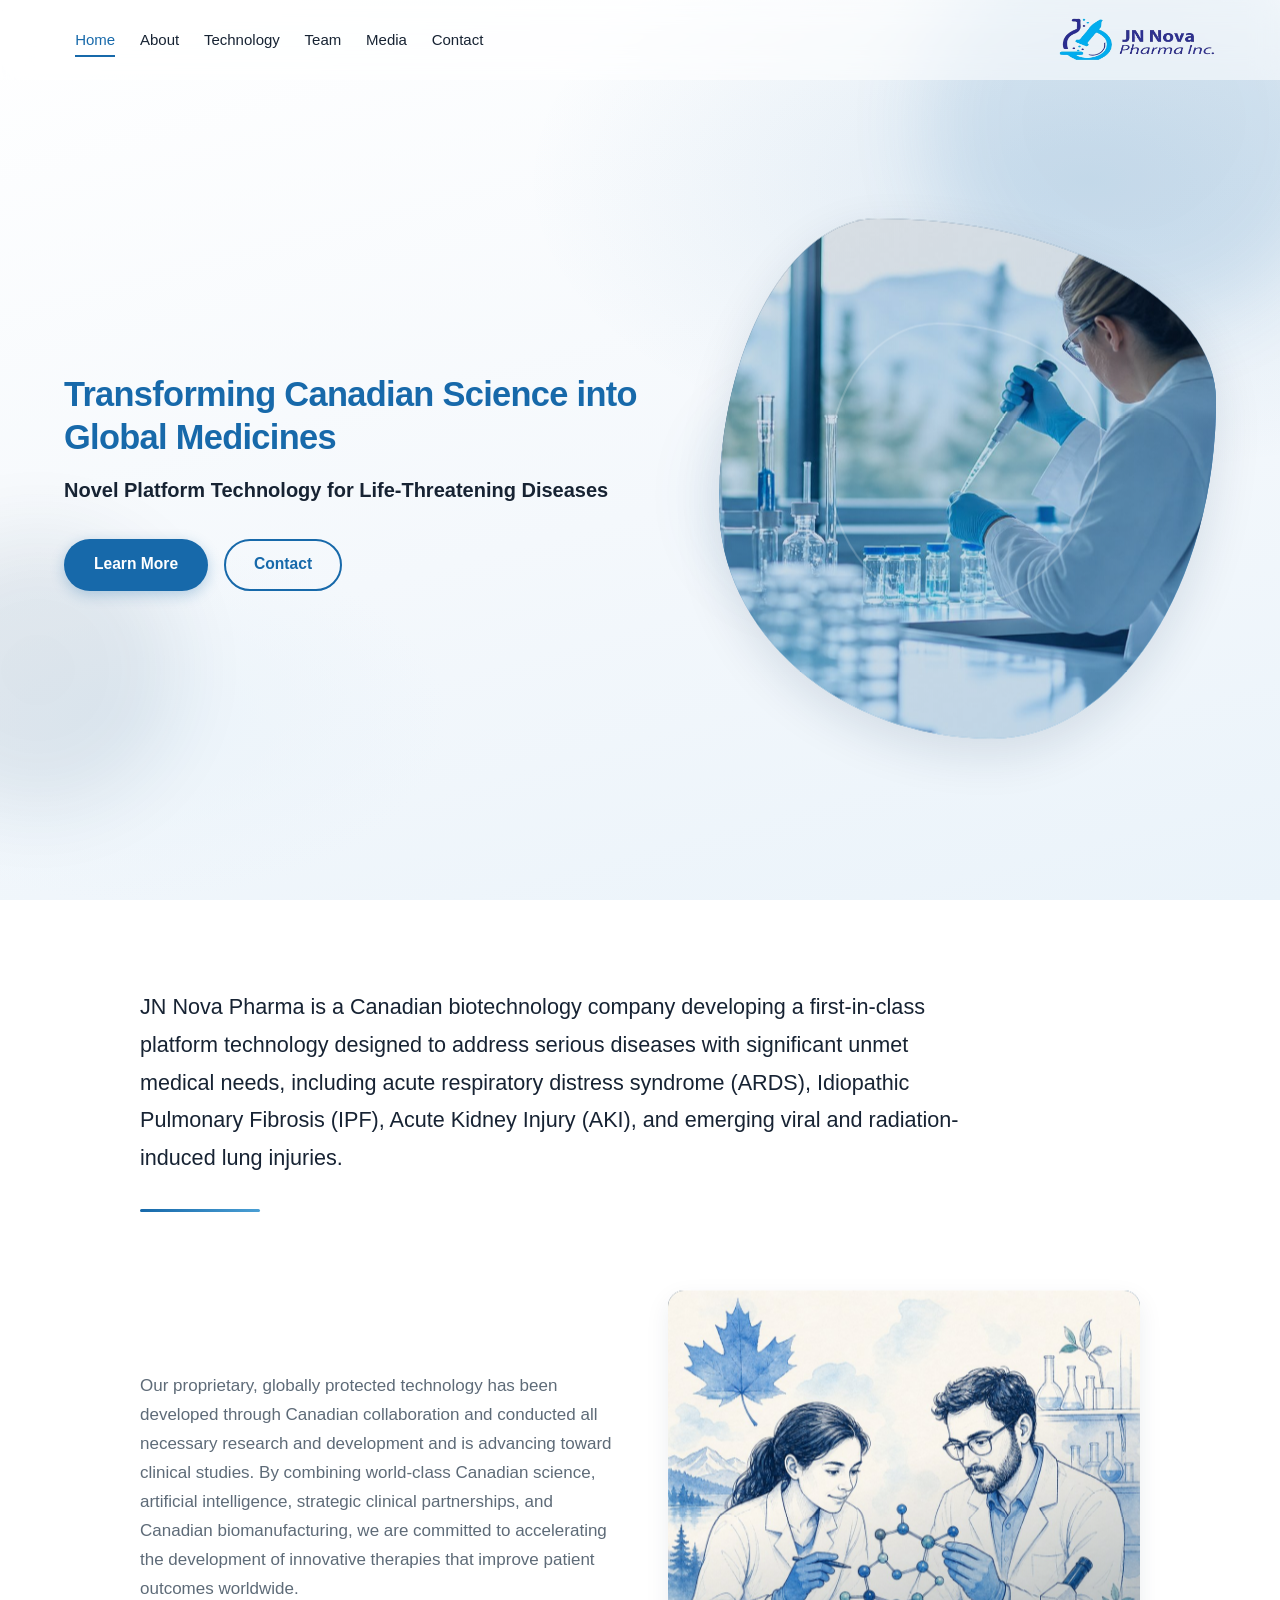
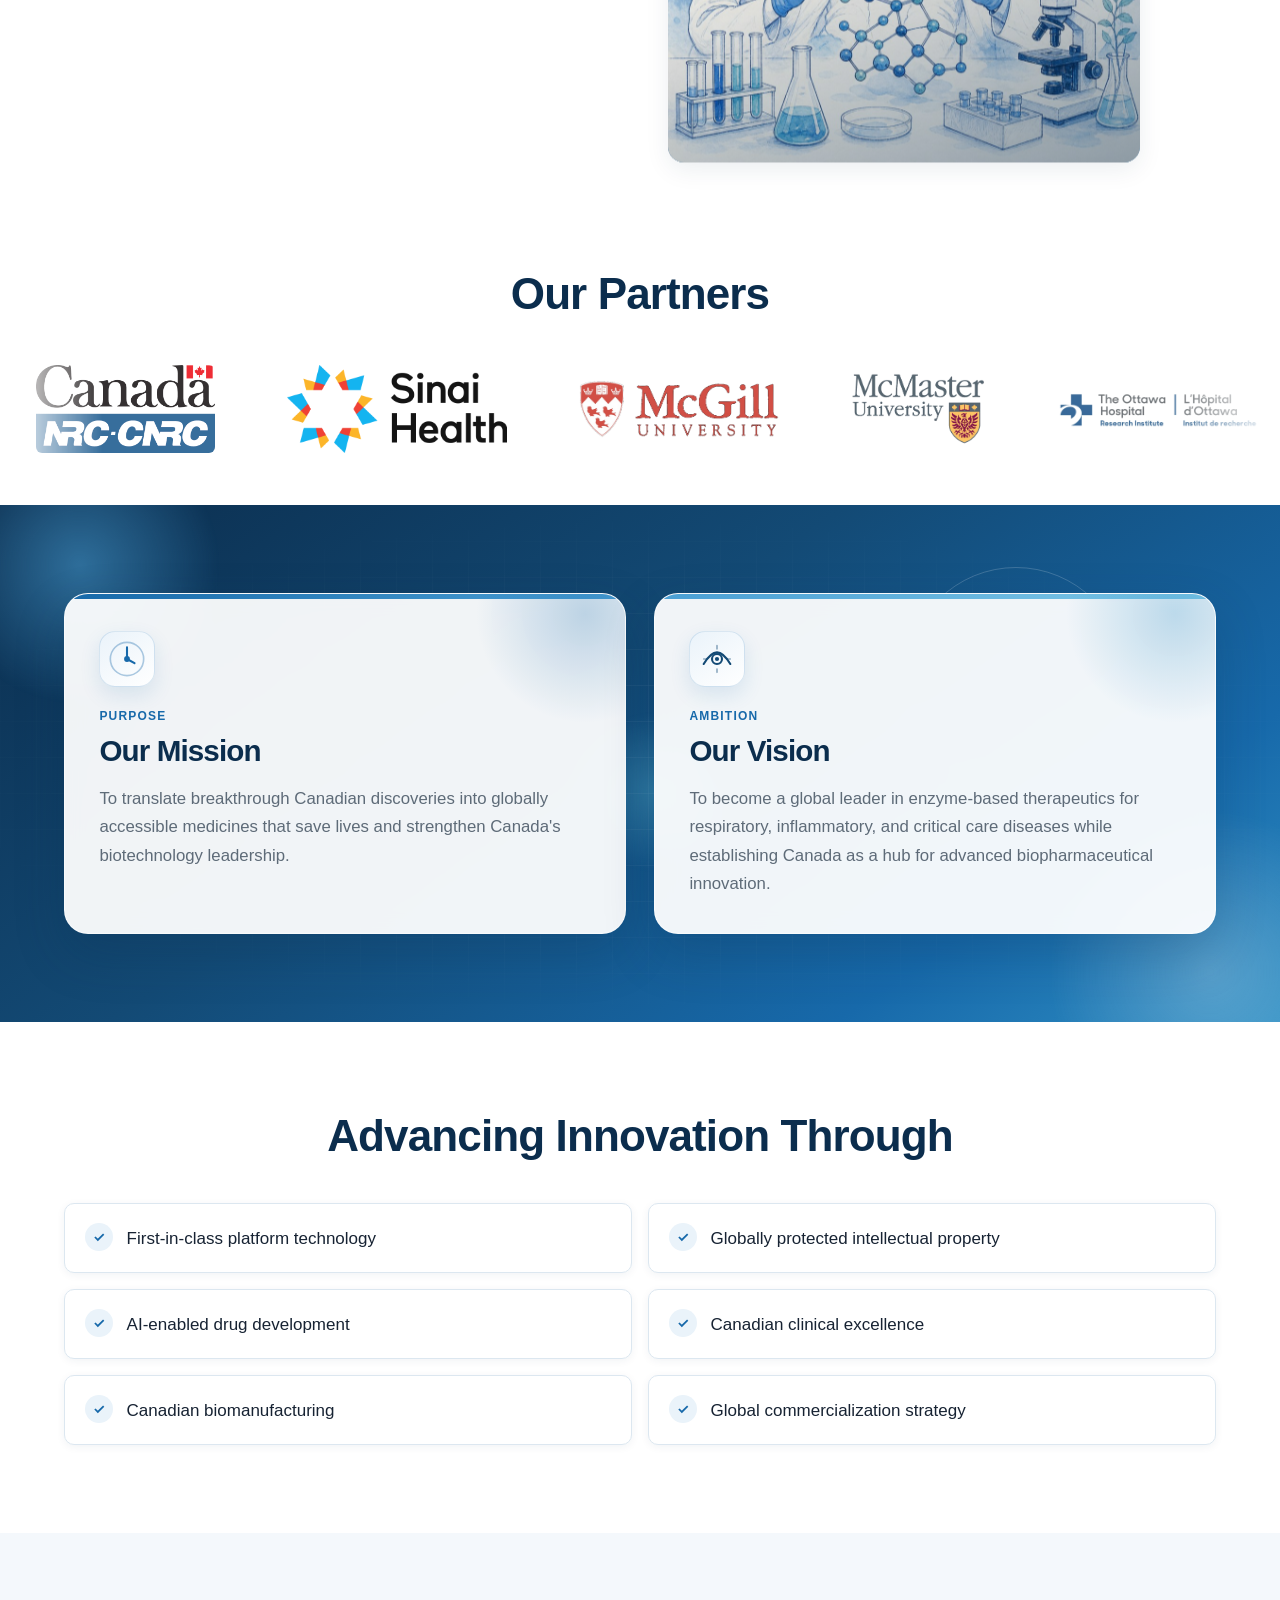
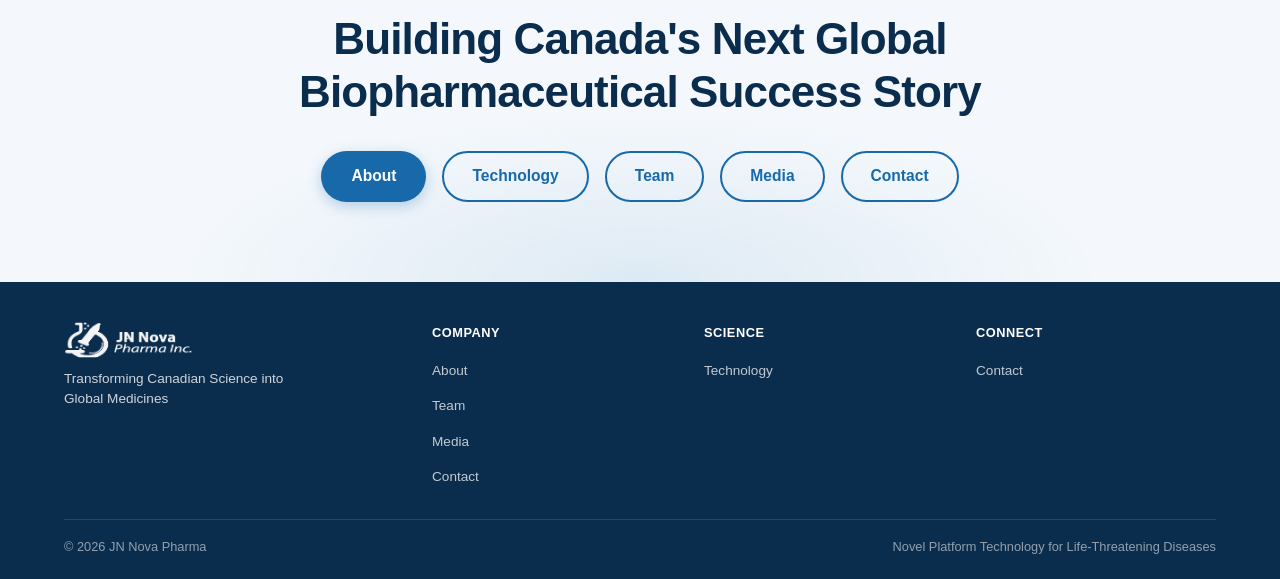
<file: index.html>
<!DOCTYPE html>
<html lang="en">
<head>
  <meta charset="UTF-8">
  <meta name="viewport" content="width=device-width, initial-scale=1.0">
  <title>Transforming Canadian Science into Global Medicines — JN Nova Pharma</title>
  <meta name="description" content="JN Nova Pharma is a Canadian biotechnology company developing a first-in-class platform technology designed to address serious diseases with significant unmet medical needs, including acute respiratory distress syndrome (ARDS), Idiopathic Pulmonary Fibrosis (IPF), Acute Kidney Injury (AKI), and emerging viral and radiation-induced lung injuries.">
  <meta property="og:title" content="Transforming Canadian Science into Global Medicines">
  <meta property="og:description" content="Novel Platform Technology for Life-Threatening Diseases">
  <meta property="og:type" content="website">
  <meta property="og:image" content="assets/logo.png">
  <link rel="stylesheet" href="styles.css">
</head>
<body class="page-load">
  <a class="skip-link" href="#main">Skip to main content</a>

  <header class="site-header">
    <div class="header-inner">
      <div class="nav-cluster">
        <button class="nav-toggle" type="button" aria-expanded="false" aria-controls="primary-nav" aria-label="Menu">
          <span></span><span></span><span></span>
        </button>
        <nav class="primary-nav" id="primary-nav" aria-label="Primary">
          <ul>
            <li><a href="index.html" aria-current="page">Home</a></li>
            <li><a href="about.html">About</a></li>
            <li><a href="technology.html">Technology</a></li>
            <li><a href="team.html">Team</a></li>
            <li><a href="media.html">Media</a></li>
            <li><a href="contact.html">Contact</a></li>
          </ul>
        </nav>
      </div>
      <a class="logo-link" href="index.html">
        <img src="assets/logo.png" alt="JN Nova Pharma logo" width="573" height="160">
      </a>
    </div>
  </header>

  <main id="main">
    <!-- Title + subtitle -->
    <section class="hero" aria-labelledby="hero-title">
      <div class="hero__shapes" aria-hidden="true">
        <div class="hero__shape hero__shape--1"></div>
        <div class="hero__shape hero__shape--2"></div>
        <div class="hero__shape hero__shape--3"></div>
      </div>
      <div class="container hero__grid">
        <div class="hero__content reveal">
          <h1 class="hero__title" id="hero-title">Transforming Canadian Science into Global Medicines</h1>
          <p class="hero__subtitle">Novel Platform Technology for Life-Threatening Diseases</p>
          <div class="btn-group">
            <a class="btn btn--primary" href="#overview">Learn More</a>
            <a class="btn btn--outline" href="contact.html">Contact</a>
          </div>
        </div>
        <div class="hero__visual reveal-right">
          <div class="hero__image-frame parallax-img">
            <img src="assets/images/home-hero-lab.jpg" alt="Scientist working with samples in a biotechnology laboratory" width="1600" height="900">
          </div>
        </div>
      </div>
    </section>

    <!-- Company overview — both intro paragraphs -->
    <section class="section" id="overview" aria-labelledby="overview-heading">
      <div class="container">
        <div class="home-overview reveal">
          <h2 class="sr-only" id="overview-heading">Overview</h2>
          <p class="home-overview__lead">JN Nova Pharma is a Canadian biotechnology company developing a first-in-class platform technology designed to address serious diseases with significant unmet medical needs, including acute respiratory distress syndrome (ARDS), Idiopathic Pulmonary Fibrosis (IPF), Acute Kidney Injury (AKI), and emerging viral and radiation-induced lung injuries.</p>
          <hr class="gradient-accent home-overview__rule" aria-hidden="true">
          <div class="grid-2 home-overview__body">
            <p>Our proprietary, globally protected technology has been developed through Canadian collaboration and conducted all necessary research and development and is advancing toward clinical studies. By combining world-class Canadian science, artificial intelligence, strategic clinical partnerships, and Canadian biomanufacturing, we are committed to accelerating the development of innovative therapies that improve patient outcomes worldwide.</p>
            <div>
              <div class="media-frame media-frame--asymmetric img-zoom parallax-img">
                <img src="assets/images/home-overview-drawing.jpg" alt="Illustration of Canadian researchers collaborating on biotechnology science" width="1000" height="1000">
                <div class="media-frame__overlay"></div>
              </div>
            </div>
          </div>
        </div>
      </div>
    </section>

    <!-- Our Partners — logo wheel -->
    <section class="partners-section" aria-labelledby="partners-heading">
      <div class="container">
        <div class="partners-section__header reveal">
          <h2 class="section-title" id="partners-heading">Our Partners</h2>
        </div>
      </div>
      <div class="partners-wheel" aria-label="Partner organizations">
        <div class="partners-wheel__track">
          <ul class="partners-wheel__list">
            <li><img src="assets/images/partners/canada-nrc.png" alt="Government of Canada and National Research Council Canada" width="220" height="110"></li>
            <li><img src="assets/images/partners/sinai-health.png" alt="Sinai Health" width="280" height="110"></li>
            <li><img src="assets/images/partners/mcgill.png" alt="McGill University" width="240" height="70"></li>
            <li><img src="assets/images/partners/mcmaster.png" alt="McMaster University" width="220" height="100"></li>
            <li><img src="assets/images/partners/ohri.png" alt="The Ottawa Hospital Research Institute" width="280" height="80"></li>
            <li><img src="assets/images/partners/mhicc.png" alt="Montreal Health Innovations Coordinating Center" width="260" height="100"></li>
            <li><img src="assets/images/partners/inmune-bio.png" alt="immune BIOSOLUTIONS" width="200" height="80"></li>
            <li><img src="assets/images/partners/uottawa.png" alt="University of Ottawa" width="220" height="60"></li>
            <li><img src="assets/images/partners/utoronto.png" alt="University of Toronto" width="240" height="80"></li>
          </ul>
          <ul class="partners-wheel__list" aria-hidden="true">
            <li><img src="assets/images/partners/canada-nrc.png" alt="" width="220" height="110"></li>
            <li><img src="assets/images/partners/sinai-health.png" alt="" width="280" height="110"></li>
            <li><img src="assets/images/partners/mcgill.png" alt="" width="240" height="70"></li>
            <li><img src="assets/images/partners/mcmaster.png" alt="" width="220" height="100"></li>
            <li><img src="assets/images/partners/ohri.png" alt="" width="280" height="80"></li>
            <li><img src="assets/images/partners/mhicc.png" alt="" width="260" height="100"></li>
            <li><img src="assets/images/partners/inmune-bio.png" alt="" width="200" height="80"></li>
            <li><img src="assets/images/partners/uottawa.png" alt="" width="220" height="60"></li>
            <li><img src="assets/images/partners/utoronto.png" alt="" width="240" height="80"></li>
          </ul>
        </div>
      </div>
    </section>

    <!-- Mission & Vision -->
    <section class="mv-section" aria-labelledby="mission-heading">
      <div class="mv-section__bg" aria-hidden="true">
        <span class="mv-section__orb mv-section__orb--1"></span>
        <span class="mv-section__orb mv-section__orb--2"></span>
        <span class="mv-section__orb mv-section__orb--3"></span>
        <span class="mv-section__ring mv-section__ring--1"></span>
        <span class="mv-section__ring mv-section__ring--2"></span>
        <span class="mv-section__grid"></span>
      </div>
      <div class="container">
        <div class="mv-grid stagger">
          <article class="mv-card mv-card--mission">
            <div class="mv-card__glow" aria-hidden="true"></div>
            <div class="mv-card__icon" aria-hidden="true">
              <svg viewBox="0 0 48 48" fill="none" width="40" height="40">
                <circle cx="24" cy="24" r="20" stroke="currentColor" stroke-width="2" opacity="0.35"/>
                <path d="M24 10v14l9 5" stroke="currentColor" stroke-width="2.5" stroke-linecap="round" stroke-linejoin="round"/>
                <circle cx="24" cy="24" r="3.5" fill="currentColor"/>
              </svg>
            </div>
            <p class="mv-card__label">Purpose</p>
            <h2 id="mission-heading">Our Mission</h2>
            <p>To translate breakthrough Canadian discoveries into globally accessible medicines that save lives and strengthen Canada's biotechnology leadership.</p>
          </article>
          <article class="mv-card mv-card--vision">
            <div class="mv-card__glow" aria-hidden="true"></div>
            <div class="mv-card__icon" aria-hidden="true">
              <svg viewBox="0 0 48 48" fill="none" width="40" height="40">
                <path d="M8 30c6-10 12-14 16-14s10 4 16 14" stroke="currentColor" stroke-width="2.5" stroke-linecap="round"/>
                <circle cx="24" cy="24" r="6" stroke="currentColor" stroke-width="2.5"/>
                <circle cx="24" cy="24" r="2.5" fill="currentColor"/>
                <path d="M24 8v4M24 36v4M8 24h4M36 24h4" stroke="currentColor" stroke-width="2" stroke-linecap="round" opacity="0.45"/>
              </svg>
            </div>
            <p class="mv-card__label">Ambition</p>
            <h2>Our Vision</h2>
            <p>To become a global leader in enzyme-based therapeutics for respiratory, inflammatory, and critical care diseases while establishing Canada as a hub for advanced biopharmaceutical innovation.</p>
          </article>
        </div>
      </div>
    </section>

    <!-- Advancing Innovation Through -->
    <section class="section" aria-labelledby="innovation-heading">
      <div class="container">
        <div class="reveal text-center" style="max-width: 720px; margin: 0 auto 2.5rem;">
          <h2 class="section-title" id="innovation-heading">Advancing Innovation Through</h2>
        </div>
        <ul class="home-pillars stagger">
          <li>
            <span class="check" aria-hidden="true"><svg viewBox="0 0 24 24" fill="none" stroke="currentColor" stroke-width="3"><path d="M5 12l5 5L20 7"/></svg></span>
            <span>First-in-class platform technology</span>
          </li>
          <li>
            <span class="check" aria-hidden="true"><svg viewBox="0 0 24 24" fill="none" stroke="currentColor" stroke-width="3"><path d="M5 12l5 5L20 7"/></svg></span>
            <span>Globally protected intellectual property</span>
          </li>
          <li>
            <span class="check" aria-hidden="true"><svg viewBox="0 0 24 24" fill="none" stroke="currentColor" stroke-width="3"><path d="M5 12l5 5L20 7"/></svg></span>
            <span>AI-enabled drug development</span>
          </li>
          <li>
            <span class="check" aria-hidden="true"><svg viewBox="0 0 24 24" fill="none" stroke="currentColor" stroke-width="3"><path d="M5 12l5 5L20 7"/></svg></span>
            <span>Canadian clinical excellence</span>
          </li>
          <li>
            <span class="check" aria-hidden="true"><svg viewBox="0 0 24 24" fill="none" stroke="currentColor" stroke-width="3"><path d="M5 12l5 5L20 7"/></svg></span>
            <span>Canadian biomanufacturing</span>
          </li>
          <li>
            <span class="check" aria-hidden="true"><svg viewBox="0 0 24 24" fill="none" stroke="currentColor" stroke-width="3"><path d="M5 12l5 5L20 7"/></svg></span>
            <span>Global commercialization strategy</span>
          </li>
        </ul>
      </div>
    </section>

    <!-- Closing line -->
    <section class="cta-band" aria-labelledby="cta-heading">
      <div class="container reveal">
        <h2 class="section-title" id="cta-heading">Building Canada's Next Global Biopharmaceutical Success Story</h2>
        <div class="btn-group">
          <a class="btn btn--primary" href="about.html">About</a>
          <a class="btn btn--outline" href="technology.html">Technology</a>
          <a class="btn btn--outline" href="team.html">Team</a>
          <a class="btn btn--outline" href="media.html">Media</a>
          <a class="btn btn--outline" href="contact.html">Contact</a>
        </div>
      </div>
    </section>
  </main>

  <footer class="site-footer">
    <div class="container">
      <div class="footer-grid">
        <div class="footer-brand">
          <img src="assets/logo-white.png" alt="JN Nova Pharma logo" width="573" height="160">
          <p>Transforming Canadian Science into Global Medicines</p>
        </div>
        <div class="footer-col">
          <h4>Company</h4>
          <ul>
            <li><a href="about.html">About</a></li>
            <li><a href="team.html">Team</a></li>
            <li><a href="media.html">Media</a></li>
            <li><a href="contact.html">Contact</a></li>
          </ul>
        </div>
        <div class="footer-col">
          <h4>Science</h4>
          <ul>
            <li><a href="technology.html">Technology</a></li>
          </ul>
        </div>
        <div class="footer-col">
          <h4>Connect</h4>
          <ul>
            <li><a href="contact.html">Contact</a></li>
          </ul>
        </div>
      </div>
      <div class="footer-bottom">
        <p>&copy; <span data-year></span> JN Nova Pharma</p>
        <p>Novel Platform Technology for Life-Threatening Diseases</p>
      </div>
    </div>
  </footer>

  <script src="script.js"></script>
</body>
</html>
</file>
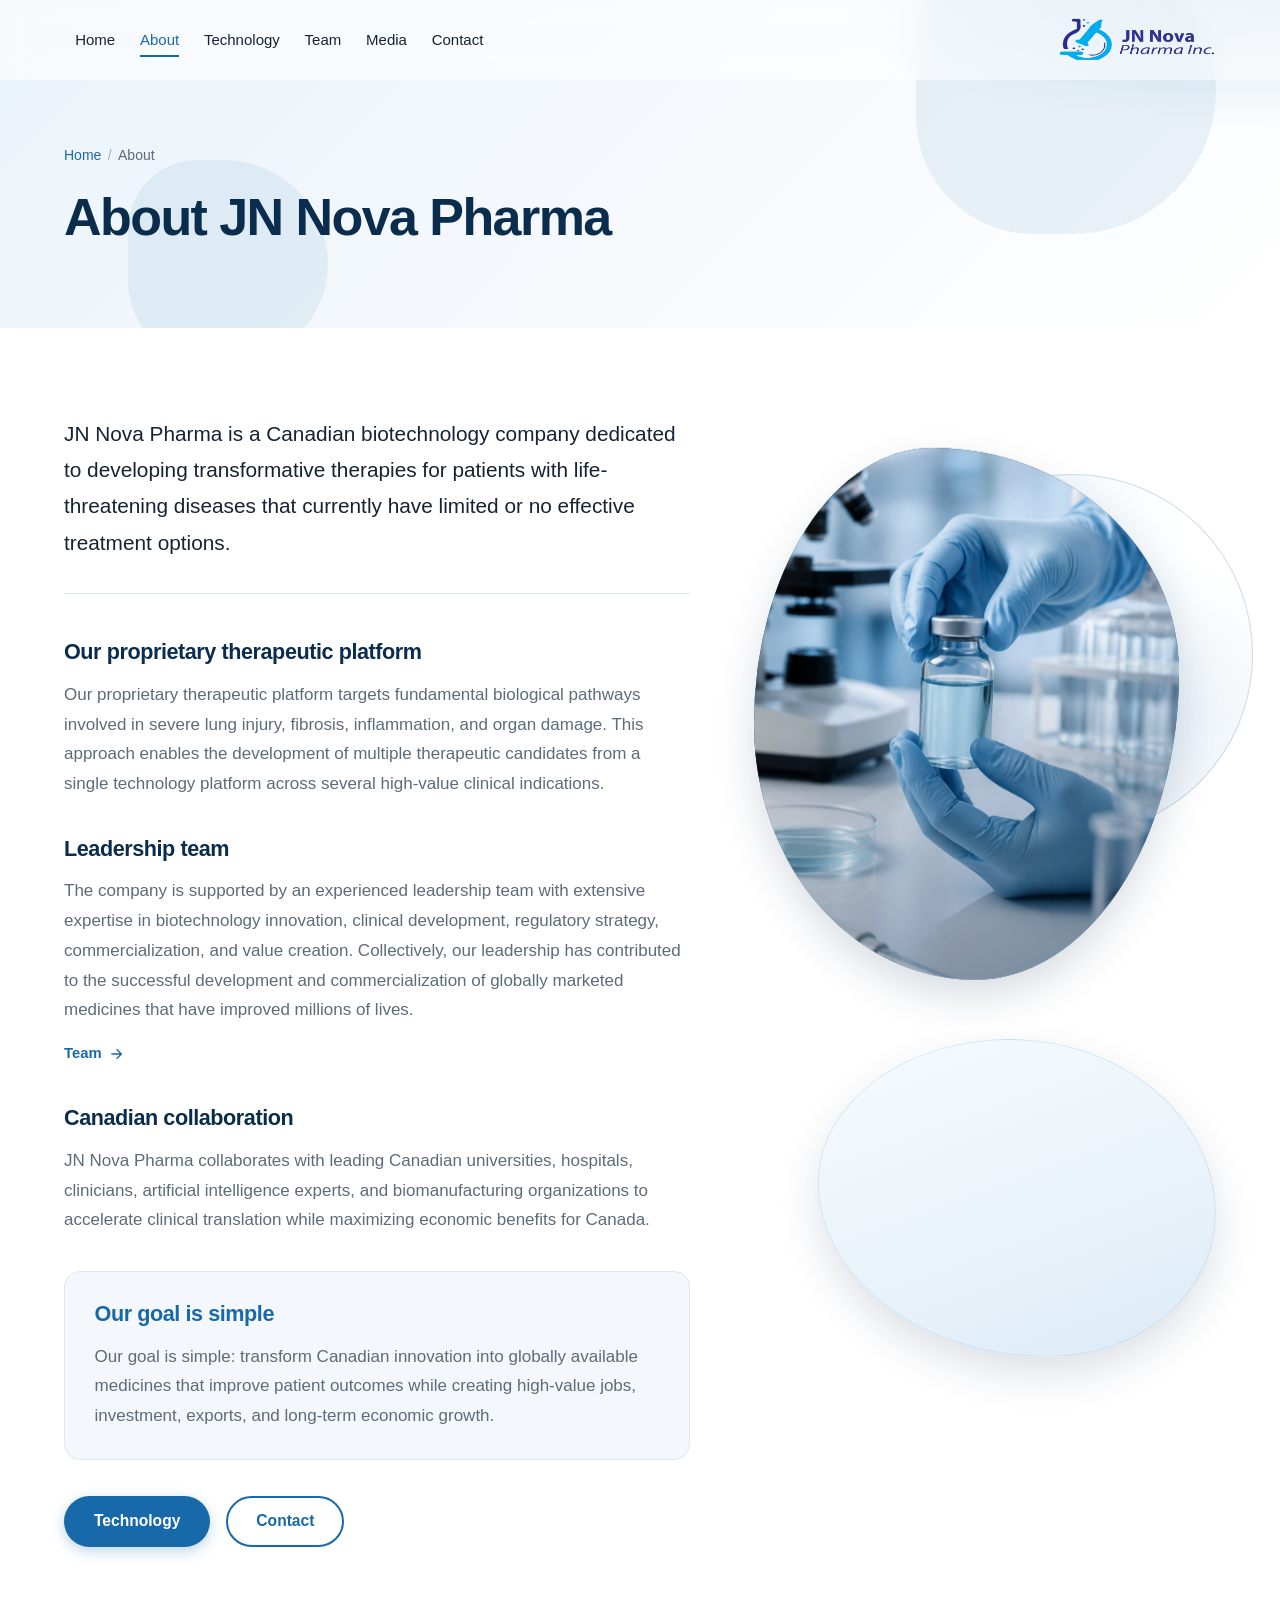
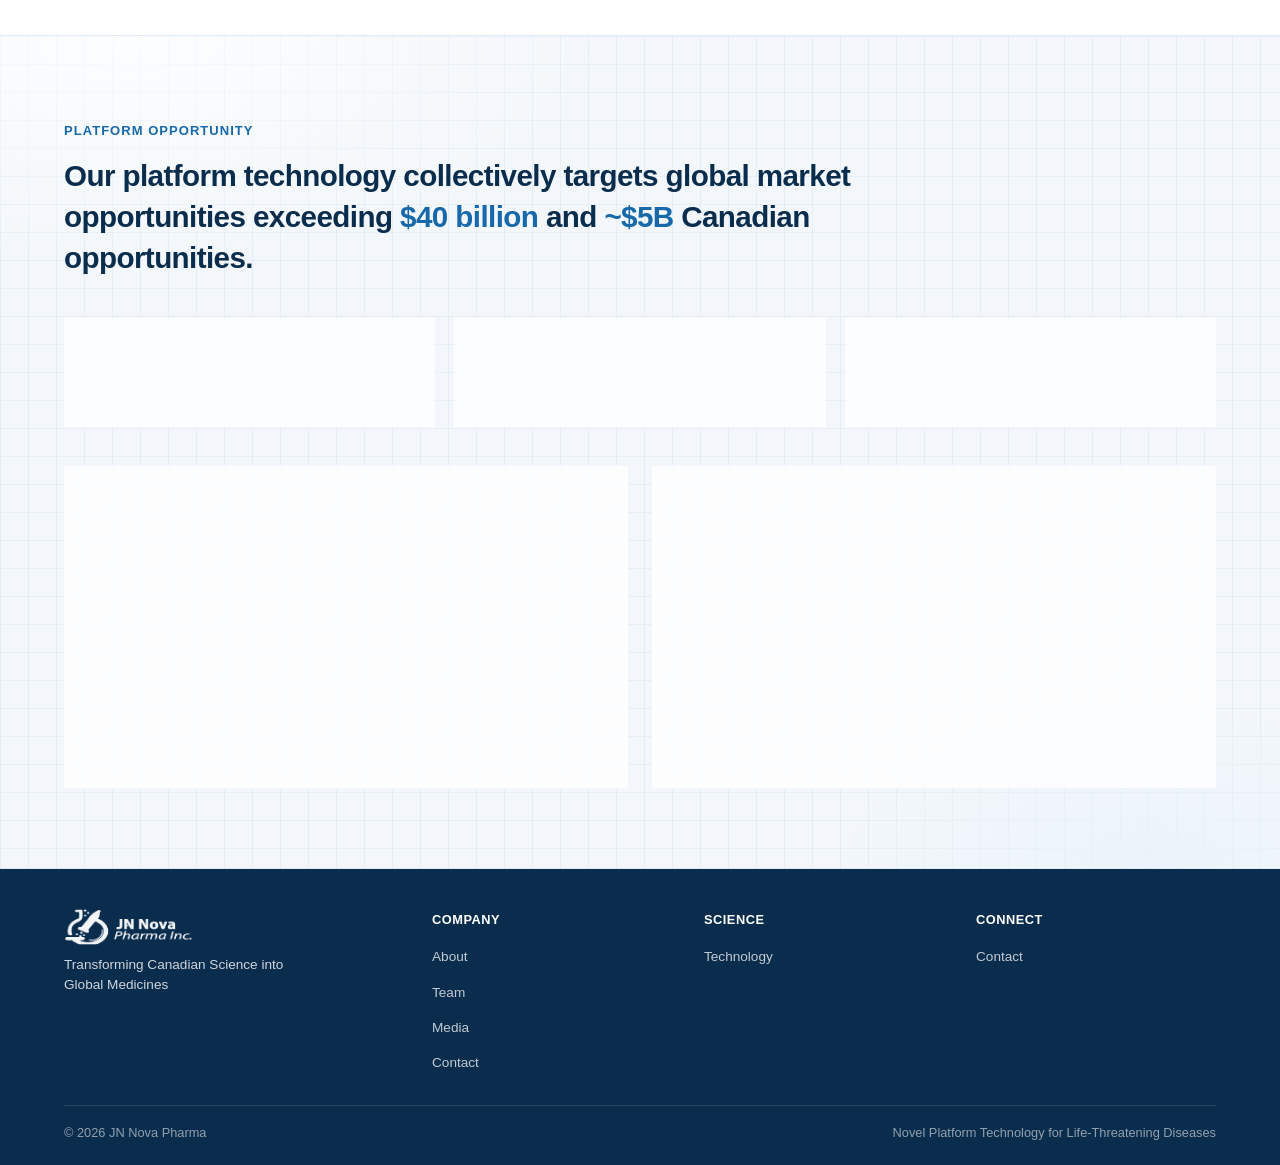
<file: about.html>
<!DOCTYPE html>
<html lang="en">
<head>
  <meta charset="UTF-8">
  <meta name="viewport" content="width=device-width, initial-scale=1.0">
  <title>About JN Nova Pharma</title>
  <meta name="description" content="JN Nova Pharma is a Canadian biotechnology company dedicated to developing transformative therapies for patients with life-threatening diseases that currently have limited or no effective treatment options.">
  <meta property="og:title" content="About JN Nova Pharma">
  <meta property="og:description" content="JN Nova Pharma is a Canadian biotechnology company dedicated to developing transformative therapies for patients with life-threatening diseases that currently have limited or no effective treatment options.">
  <meta property="og:type" content="website">
  <meta property="og:image" content="assets/logo.png">
  <link rel="stylesheet" href="styles.css">
</head>
<body class="page-load">
  <a class="skip-link" href="#main">Skip to main content</a>

  <header class="site-header">
    <div class="header-inner">
      <div class="nav-cluster">
        <button class="nav-toggle" type="button" aria-expanded="false" aria-controls="primary-nav" aria-label="Menu">
          <span></span><span></span><span></span>
        </button>
        <nav class="primary-nav" id="primary-nav" aria-label="Primary">
          <ul>
            <li><a href="index.html">Home</a></li>
            <li><a href="about.html" aria-current="page">About</a></li>
            <li><a href="technology.html">Technology</a></li>
            <li><a href="team.html">Team</a></li>
            <li><a href="media.html">Media</a></li>
            <li><a href="contact.html">Contact</a></li>
          </ul>
        </nav>
      </div>
      <a class="logo-link" href="index.html">
        <img src="assets/logo.png" alt="JN Nova Pharma logo" width="573" height="160">
      </a>
    </div>
  </header>

  <main id="main">
    <section class="page-hero" aria-labelledby="page-title">
      <div class="page-hero__shapes" aria-hidden="true">
        <div class="page-hero__shape page-hero__shape--1"></div>
        <div class="page-hero__shape page-hero__shape--2"></div>
      </div>
      <div class="container">
        <nav class="breadcrumb" aria-label="Breadcrumb">
          <a href="index.html">Home</a>
          <span aria-hidden="true">/</span>
          <span>About</span>
        </nav>
        <h1 id="page-title">About JN Nova Pharma</h1>
      </div>
    </section>

    <section class="section">
      <div class="container about-layout">
        <div class="about-layout__content reveal-left">
          <p class="about-lead">JN Nova Pharma is a Canadian biotechnology company dedicated to developing transformative therapies for patients with life-threatening diseases that currently have limited or no effective treatment options.</p>

          <div class="about-block">
            <h2>Our proprietary therapeutic platform</h2>
            <p>Our proprietary therapeutic platform targets fundamental biological pathways involved in severe lung injury, fibrosis, inflammation, and organ damage. This approach enables the development of multiple therapeutic candidates from a single technology platform across several high-value clinical indications.</p>
          </div>

          <div class="about-block">
            <h2>Leadership team</h2>
            <p>The company is supported by an experienced leadership team with extensive expertise in biotechnology innovation, clinical development, regulatory strategy, commercialization, and value creation. Collectively, our leadership has contributed to the successful development and commercialization of globally marketed medicines that have improved millions of lives.</p>
            <a class="card__link" href="team.html">Team <svg viewBox="0 0 24 24" fill="none" stroke="currentColor" stroke-width="2" width="16" height="16"><path d="M5 12h14M13 5l7 7-7 7"/></svg></a>
          </div>

          <div class="about-block">
            <h2>Canadian collaboration</h2>
            <p>JN Nova Pharma collaborates with leading Canadian universities, hospitals, clinicians, artificial intelligence experts, and biomanufacturing organizations to accelerate clinical translation while maximizing economic benefits for Canada.</p>
          </div>

          <div class="about-block about-block--goal">
            <h2>Our goal is simple</h2>
            <p>Our goal is simple: transform Canadian innovation into globally available medicines that improve patient outcomes while creating high-value jobs, investment, exports, and long-term economic growth.</p>
          </div>

          <div class="link-row">
            <a class="btn btn--primary" href="technology.html">Technology</a>
            <a class="btn btn--outline" href="contact.html">Contact</a>
          </div>
        </div>

        <aside class="about-layout__visual reveal-right">
          <div class="about-layout__orbit" aria-hidden="true"></div>
          <div class="media-frame about-layout__frame about-layout__frame--primary img-zoom parallax-img">
            <img src="assets/images/about-platform-lab.jpg" alt="Laboratory work on a proprietary therapeutic platform" width="960" height="1200">
            <div class="media-frame__overlay"></div>
            <span class="about-layout__shine" aria-hidden="true"></span>
          </div>
          <div class="about-layout__frame about-layout__frame--offset about-layout__drawing" role="img" aria-label="Animated drawing of Canadian researchers collaborating around a molecular structure">
            <svg class="about-drawing" xmlns="http://www.w3.org/2000/svg" viewBox="0 0 640 512" fill="none" aria-hidden="true">
              <rect class="about-drawing__wash" x="24" y="24" width="592" height="464" rx="28"/>
              <path class="about-drawing__line about-drawing__line--1" d="M78 378 H562" stroke-linecap="round"/>
              <circle class="about-drawing__line about-drawing__line--2" cx="168" cy="168" r="34"/>
              <path class="about-drawing__line about-drawing__line--3" d="M168 202 C128 220 112 268 118 340" stroke-linecap="round"/>
              <path class="about-drawing__line about-drawing__line--3" d="M168 202 C208 220 224 268 218 340" stroke-linecap="round"/>
              <path class="about-drawing__line about-drawing__line--4" d="M128 268 C108 292 96 318 92 348" stroke-linecap="round"/>
              <path class="about-drawing__line about-drawing__line--4" d="M208 268 C248 250 278 248 302 262" stroke-linecap="round"/>
              <circle class="about-drawing__line about-drawing__line--5" cx="472" cy="168" r="34"/>
              <path class="about-drawing__line about-drawing__line--6" d="M472 202 C432 220 416 268 422 340" stroke-linecap="round"/>
              <path class="about-drawing__line about-drawing__line--6" d="M472 202 C512 220 528 268 522 340" stroke-linecap="round"/>
              <path class="about-drawing__line about-drawing__line--7" d="M512 268 C532 292 544 318 548 348" stroke-linecap="round"/>
              <path class="about-drawing__line about-drawing__line--7" d="M432 268 C392 250 362 248 338 262" stroke-linecap="round"/>
              <rect class="about-drawing__line about-drawing__line--8" x="250" y="292" width="140" height="86" rx="10"/>
              <path class="about-drawing__line about-drawing__line--9" d="M272 318 H368 M272 338 H350 M272 358 H336" stroke-linecap="round"/>
              <circle class="about-drawing__line about-drawing__line--10" cx="320" cy="210" r="16"/>
              <circle class="about-drawing__line about-drawing__line--11" cx="278" cy="176" r="10"/>
              <circle class="about-drawing__line about-drawing__line--11" cx="362" cy="176" r="10"/>
              <circle class="about-drawing__line about-drawing__line--12" cx="268" cy="236" r="9"/>
              <circle class="about-drawing__line about-drawing__line--12" cx="372" cy="236" r="9"/>
              <path class="about-drawing__line about-drawing__line--10" d="M308 198 L286 182 M332 198 L354 182 M308 222 L276 232 M332 222 L364 232" stroke-linecap="round"/>
              <path class="about-drawing__line about-drawing__line--13" d="M210 150 C248 118 288 118 320 146" stroke-linecap="round"/>
              <path class="about-drawing__line about-drawing__line--13" d="M430 150 C392 118 352 118 320 146" stroke-linecap="round"/>
              <path class="about-drawing__line about-drawing__line--14" d="M320 78 C326 92 338 96 348 90 C342 104 350 114 360 116 C346 122 340 134 344 146 C332 138 324 146 320 158 C316 146 308 138 296 146 C300 134 294 122 280 116 C290 114 298 104 292 90 C302 96 314 92 320 78 Z" stroke-linejoin="round"/>
              <path class="about-drawing__line about-drawing__line--14" d="M320 158 V178" stroke-linecap="round"/>
              <circle class="about-drawing__fill" cx="168" cy="168" r="34"/>
              <circle class="about-drawing__fill about-drawing__fill--soft" cx="472" cy="168" r="34"/>
              <circle class="about-drawing__fill about-drawing__fill--core" cx="320" cy="210" r="16"/>
            </svg>
          </div>
        </aside>
      </div>
    </section>

    <!-- Market opportunity, lead program, biomanufacturing -->
    <section class="about-grid-section" aria-labelledby="opportunity-heading">
      <div class="container">
        <div class="about-grid-section__intro reveal">
          <p class="section-label">Platform Opportunity</p>
          <h2 class="about-grid-section__title" id="opportunity-heading">Our platform technology collectively targets global market opportunities exceeding <span>$40 billion</span> and <span>~$5B</span> Canadian opportunities.</h2>
        </div>

        <div class="about-grid-section__stats reveal">
          <div class="about-stat">
            <p class="about-stat__value">$40B+</p>
            <p class="about-stat__label">Global market opportunity</p>
          </div>
          <div class="about-stat">
            <p class="about-stat__value">~$5B</p>
            <p class="about-stat__label">Canadian opportunity</p>
          </div>
          <div class="about-stat">
            <p class="about-stat__value">US$4B+</p>
            <p class="about-stat__label">Estimated annual ARDS market</p>
          </div>
        </div>

        <div class="about-grid-section__panels stagger">
          <article class="about-panel">
            <p class="about-panel__eyebrow">Lead clinical program</p>
            <h3>ARDS</h3>
            <p>The company's lead clinical program targets ARDS, a life-threatening condition for which no approved pharmacological therapy currently exists. JN Nova estimates the global ARDS market opportunity to exceed US$4 billion annually. To the company's knowledge, JN Nova is the only biotechnology company developing an inhalation based novel enzyme replacement therapy designed to address the underlying root cause of ARDS, rather than providing only supportive care.</p>
          </article>

          <article class="about-panel">
            <p class="about-panel__eyebrow">Canadian biomanufacturing</p>
            <h3>Built in Canada</h3>
            <p>JN Nova Pharma is committed to establishing and maintaining Canadian biomanufacturing capabilities. The company is currently producing GMP-grade clinical material in Canada and plans to continue Canadian GMP manufacturing throughout clinical development and commercial stage for next several decades.</p>
          </article>
        </div>
      </div>
    </section>
  </main>

  <footer class="site-footer">
    <div class="container">
      <div class="footer-grid">
        <div class="footer-brand">
          <img src="assets/logo-white.png" alt="JN Nova Pharma logo" width="573" height="160">
          <p>Transforming Canadian Science into Global Medicines</p>
        </div>
        <div class="footer-col">
          <h4>Company</h4>
          <ul>
            <li><a href="about.html">About</a></li>
            <li><a href="team.html">Team</a></li>
            <li><a href="media.html">Media</a></li>
            <li><a href="contact.html">Contact</a></li>
          </ul>
        </div>
        <div class="footer-col">
          <h4>Science</h4>
          <ul>
            <li><a href="technology.html">Technology</a></li>
          </ul>
        </div>
        <div class="footer-col">
          <h4>Connect</h4>
          <ul>
            <li><a href="contact.html">Contact</a></li>
          </ul>
        </div>
      </div>
      <div class="footer-bottom">
        <p>&copy; <span data-year></span> JN Nova Pharma</p>
        <p>Novel Platform Technology for Life-Threatening Diseases</p>
      </div>
    </div>
  </footer>

  <script src="script.js"></script>
</body>
</html>
</file>
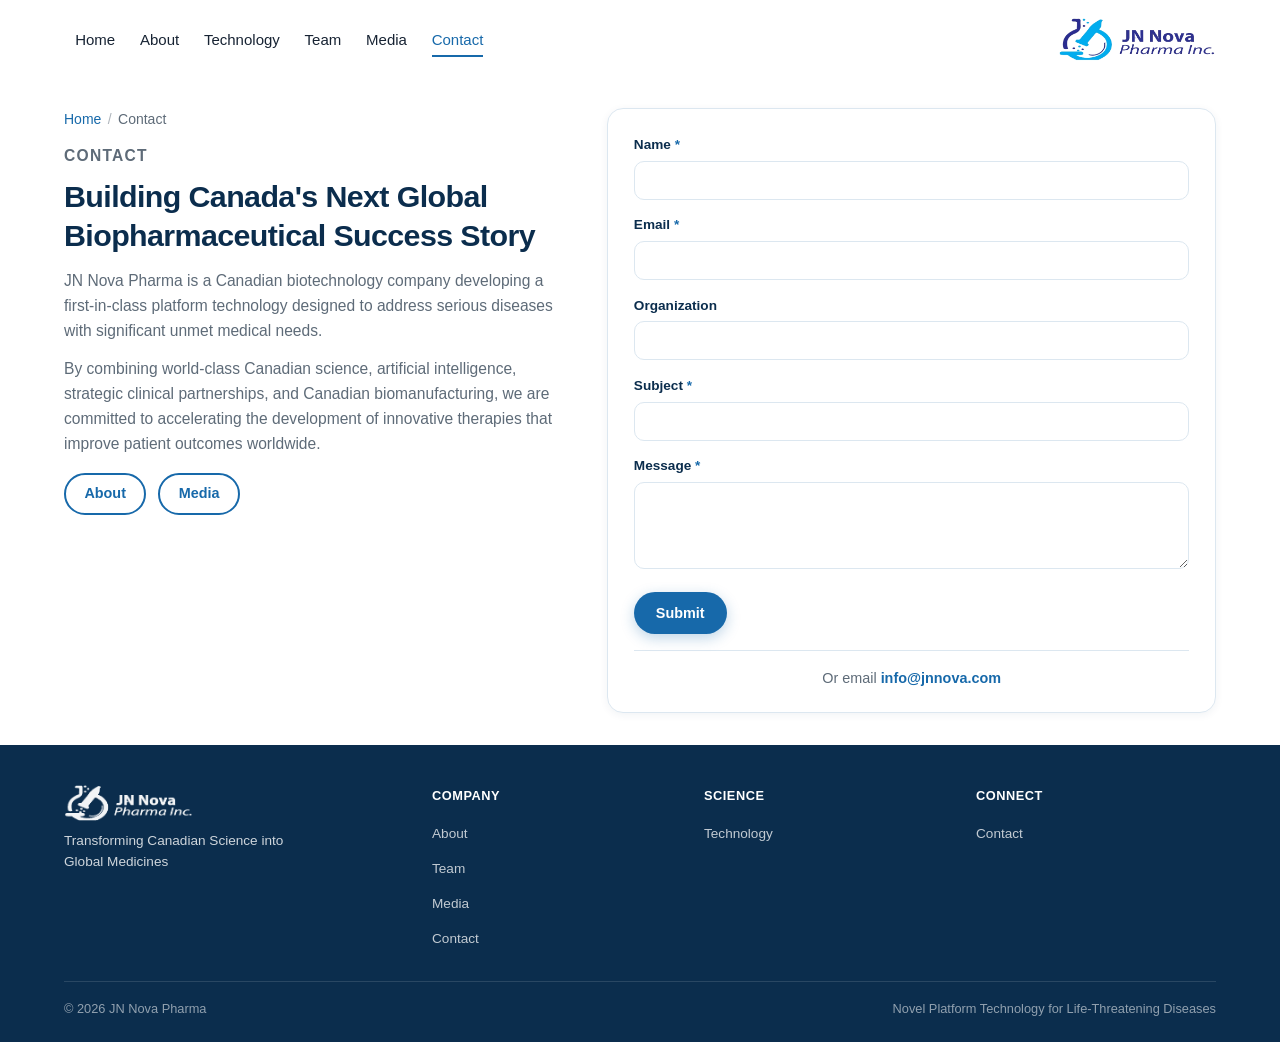
<file: contact.html>
<!DOCTYPE html>
<html lang="en">
<head>
  <meta charset="UTF-8">
  <meta name="viewport" content="width=device-width, initial-scale=1.0">
  <title>Contact — JN Nova Pharma</title>
  <meta name="description" content="Contact JN Nova Pharma.">
  <meta property="og:title" content="Contact">
  <meta property="og:description" content="Contact JN Nova Pharma.">
  <meta property="og:type" content="website">
  <meta property="og:image" content="assets/logo.png">
  <link rel="stylesheet" href="styles.css">
</head>
<body class="page-load page-contact">
  <a class="skip-link" href="#main">Skip to main content</a>

  <header class="site-header">
    <div class="header-inner">
      <div class="nav-cluster">
        <button class="nav-toggle" type="button" aria-expanded="false" aria-controls="primary-nav" aria-label="Menu">
          <span></span><span></span><span></span>
        </button>
        <nav class="primary-nav" id="primary-nav" aria-label="Primary">
          <ul>
            <li><a href="index.html">Home</a></li>
            <li><a href="about.html">About</a></li>
            <li><a href="technology.html">Technology</a></li>
            <li><a href="team.html">Team</a></li>
            <li><a href="media.html">Media</a></li>
            <li><a href="contact.html" aria-current="page">Contact</a></li>
          </ul>
        </nav>
      </div>
      <a class="logo-link" href="index.html">
        <img src="assets/logo.png" alt="JN Nova Pharma logo" width="573" height="160">
      </a>
    </div>
  </header>

  <main id="main">
    <section class="section contact-section" aria-labelledby="contact-heading">
      <div class="container contact-grid">
        <div class="contact-info reveal-left">
          <nav class="breadcrumb" aria-label="Breadcrumb">
            <a href="index.html">Home</a>
            <span aria-hidden="true">/</span>
            <span>Contact</span>
          </nav>
          <p class="section-label">Contact</p>
          <h1 class="section-title" id="contact-heading">Building Canada's Next Global Biopharmaceutical Success Story</h1>
          <p>JN Nova Pharma is a Canadian biotechnology company developing a first-in-class platform technology designed to address serious diseases with significant unmet medical needs.</p>
          <p>By combining world-class Canadian science, artificial intelligence, strategic clinical partnerships, and Canadian biomanufacturing, we are committed to accelerating the development of innovative therapies that improve patient outcomes worldwide.</p>
          <div class="link-row">
            <a class="btn btn--outline" href="about.html">About</a>
            <a class="btn btn--outline" href="media.html">Media</a>
          </div>
        </div>

        <div class="form-card reveal-right">
          <!--
            Netlify Forms: submissions appear in the Netlify dashboard
            (Site → Forms) after the site is deployed to Netlify.
          -->
          <div id="form-success" class="form-success" role="status">
            Thank you. Your message has been sent.
          </div>

          <form
            id="contact-form"
            name="contact"
            method="POST"
            data-netlify="true"
            data-netlify-honeypot="bot-field"
            netlify
            novalidate
          >
            <input type="hidden" name="form-name" value="contact">

            <p class="sr-only" aria-hidden="true">
              <label for="bot-field">Do not fill this out</label>
              <input id="bot-field" name="bot-field" tabindex="-1" autocomplete="off">
            </p>

            <div class="form-group">
              <label for="name">Name <span class="required" aria-hidden="true">*</span></label>
              <input type="text" id="name" name="name" autocomplete="name" required aria-required="true">
              <p class="form-error" role="alert"></p>
            </div>

            <div class="form-group">
              <label for="email">Email <span class="required" aria-hidden="true">*</span></label>
              <input type="email" id="email" name="email" autocomplete="email" required aria-required="true">
              <p class="form-error" role="alert"></p>
            </div>

            <div class="form-group">
              <label for="organization">Organization</label>
              <input type="text" id="organization" name="organization" autocomplete="organization">
            </div>

            <div class="form-group">
              <label for="subject">Subject <span class="required" aria-hidden="true">*</span></label>
              <input type="text" id="subject" name="subject" required aria-required="true">
              <p class="form-error" role="alert"></p>
            </div>

            <div class="form-group">
              <label for="message">Message <span class="required" aria-hidden="true">*</span></label>
              <textarea id="message" name="message" rows="4" required aria-required="true"></textarea>
              <p class="form-error" role="alert"></p>
            </div>

            <button class="btn btn--primary" type="submit">Submit</button>
          </form>

          <p class="contact-email-alt">Or email <a href="mailto:info@jnnova.com">info@jnnova.com</a></p>
        </div>
      </div>
    </section>
  </main>

  <footer class="site-footer">
    <div class="container">
      <div class="footer-grid">
        <div class="footer-brand">
          <img src="assets/logo-white.png" alt="JN Nova Pharma logo" width="573" height="160">
          <p>Transforming Canadian Science into Global Medicines</p>
        </div>
        <div class="footer-col">
          <h4>Company</h4>
          <ul>
            <li><a href="about.html">About</a></li>
            <li><a href="team.html">Team</a></li>
            <li><a href="media.html">Media</a></li>
            <li><a href="contact.html">Contact</a></li>
          </ul>
        </div>
        <div class="footer-col">
          <h4>Science</h4>
          <ul>
            <li><a href="technology.html">Technology</a></li>
          </ul>
        </div>
        <div class="footer-col">
          <h4>Connect</h4>
          <ul>
            <li><a href="contact.html">Contact</a></li>
          </ul>
        </div>
      </div>
      <div class="footer-bottom">
        <p>&copy; <span data-year></span> JN Nova Pharma</p>
        <p>Novel Platform Technology for Life-Threatening Diseases</p>
      </div>
    </div>
  </footer>

  <script src="script.js"></script>
</body>
</html>
</file>
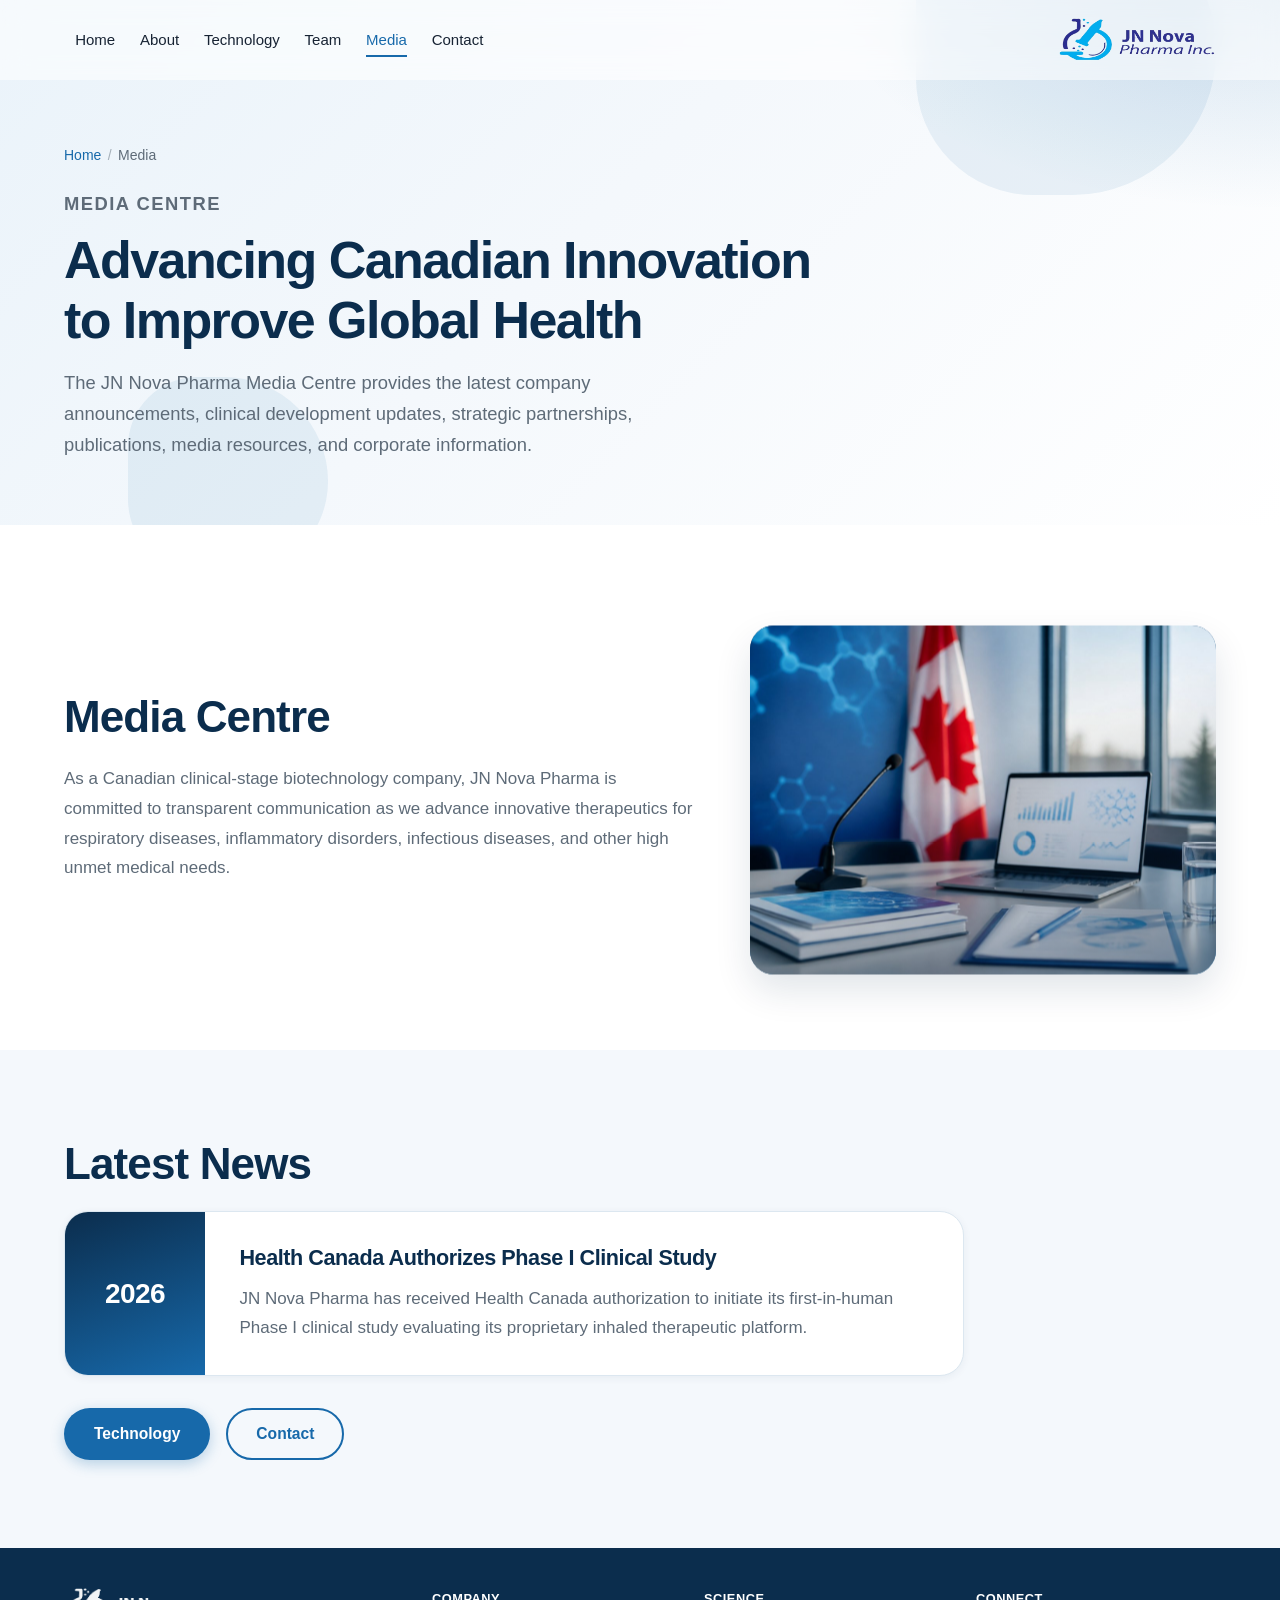
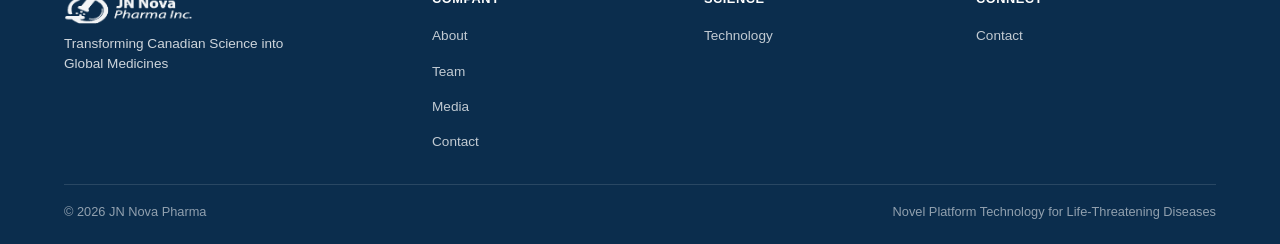
<file: media.html>
<!DOCTYPE html>
<html lang="en">
<head>
  <meta charset="UTF-8">
  <meta name="viewport" content="width=device-width, initial-scale=1.0">
  <title>Advancing Canadian Innovation to Improve Global Health — JN Nova Pharma</title>
  <meta name="description" content="The JN Nova Pharma Media Centre provides the latest company announcements, clinical development updates, strategic partnerships, publications, media resources, and corporate information.">
  <meta property="og:title" content="Advancing Canadian Innovation to Improve Global Health">
  <meta property="og:description" content="The JN Nova Pharma Media Centre provides the latest company announcements, clinical development updates, strategic partnerships, publications, media resources, and corporate information.">
  <meta property="og:type" content="website">
  <meta property="og:image" content="assets/logo.png">
  <link rel="stylesheet" href="styles.css">
</head>
<body class="page-load">
  <a class="skip-link" href="#main">Skip to main content</a>

  <header class="site-header">
    <div class="header-inner">
      <div class="nav-cluster">
        <button class="nav-toggle" type="button" aria-expanded="false" aria-controls="primary-nav" aria-label="Menu">
          <span></span><span></span><span></span>
        </button>
        <nav class="primary-nav" id="primary-nav" aria-label="Primary">
          <ul>
            <li><a href="index.html">Home</a></li>
            <li><a href="about.html">About</a></li>
            <li><a href="technology.html">Technology</a></li>
            <li><a href="team.html">Team</a></li>
            <li><a href="media.html" aria-current="page">Media</a></li>
            <li><a href="contact.html">Contact</a></li>
          </ul>
        </nav>
      </div>
      <a class="logo-link" href="index.html">
        <img src="assets/logo.png" alt="JN Nova Pharma logo" width="573" height="160">
      </a>
    </div>
  </header>

  <main id="main">
    <section class="page-hero" aria-labelledby="page-title">
      <div class="page-hero__shapes" aria-hidden="true">
        <div class="page-hero__shape page-hero__shape--1"></div>
        <div class="page-hero__shape page-hero__shape--2"></div>
      </div>
      <div class="container">
        <nav class="breadcrumb" aria-label="Breadcrumb">
          <a href="index.html">Home</a>
          <span aria-hidden="true">/</span>
          <span>Media</span>
        </nav>
        <p class="section-label">Media Centre</p>
        <h1 id="page-title">Advancing Canadian Innovation to Improve Global Health</h1>
        <p>The JN Nova Pharma Media Centre provides the latest company announcements, clinical development updates, strategic partnerships, publications, media resources, and corporate information.</p>
      </div>
    </section>

    <section class="section" aria-labelledby="commitment-heading">
      <div class="container media-intro">
        <div class="media-intro__text reveal-left">
          <h2 class="section-title" id="commitment-heading">Media Centre</h2>
          <p>As a Canadian clinical-stage biotechnology company, JN Nova Pharma is committed to transparent communication as we advance innovative therapeutics for respiratory diseases, inflammatory disorders, infectious diseases, and other high unmet medical needs.</p>
        </div>
        <aside class="media-intro__visual reveal-right">
          <div class="media-frame media-intro__frame img-zoom parallax-img">
            <img src="assets/images/media-centre.jpg" alt="Media centre workspace prepared for clinical and corporate communications" width="1200" height="900">
            <div class="media-frame__overlay"></div>
          </div>
        </aside>
      </div>
    </section>

    <section class="section section--soft" aria-labelledby="latest-news">
      <div class="container">
        <div class="reveal">
          <h2 class="section-title" id="latest-news">Latest News</h2>
        </div>

        <article class="media-news reveal">
          <div class="media-news__meta">
            <time datetime="2026">2026</time>
          </div>
          <div class="media-news__body">
            <h3>Health Canada Authorizes Phase I Clinical Study</h3>
            <p>JN Nova Pharma has received Health Canada authorization to initiate its first-in-human Phase I clinical study evaluating its proprietary inhaled therapeutic platform.</p>
          </div>
        </article>

        <div class="link-row reveal mt-4">
          <a class="btn btn--primary" href="technology.html">Technology</a>
          <a class="btn btn--outline" href="contact.html">Contact</a>
        </div>
      </div>
    </section>
  </main>

  <footer class="site-footer">
    <div class="container">
      <div class="footer-grid">
        <div class="footer-brand">
          <img src="assets/logo-white.png" alt="JN Nova Pharma logo" width="573" height="160">
          <p>Transforming Canadian Science into Global Medicines</p>
        </div>
        <div class="footer-col">
          <h4>Company</h4>
          <ul>
            <li><a href="about.html">About</a></li>
            <li><a href="team.html">Team</a></li>
            <li><a href="media.html">Media</a></li>
            <li><a href="contact.html">Contact</a></li>
          </ul>
        </div>
        <div class="footer-col">
          <h4>Science</h4>
          <ul>
            <li><a href="technology.html">Technology</a></li>
          </ul>
        </div>
        <div class="footer-col">
          <h4>Connect</h4>
          <ul>
            <li><a href="contact.html">Contact</a></li>
          </ul>
        </div>
      </div>
      <div class="footer-bottom">
        <p>&copy; <span data-year></span> JN Nova Pharma</p>
        <p>Novel Platform Technology for Life-Threatening Diseases</p>
      </div>
    </div>
  </footer>

  <script src="script.js"></script>
</body>
</html>
</file>
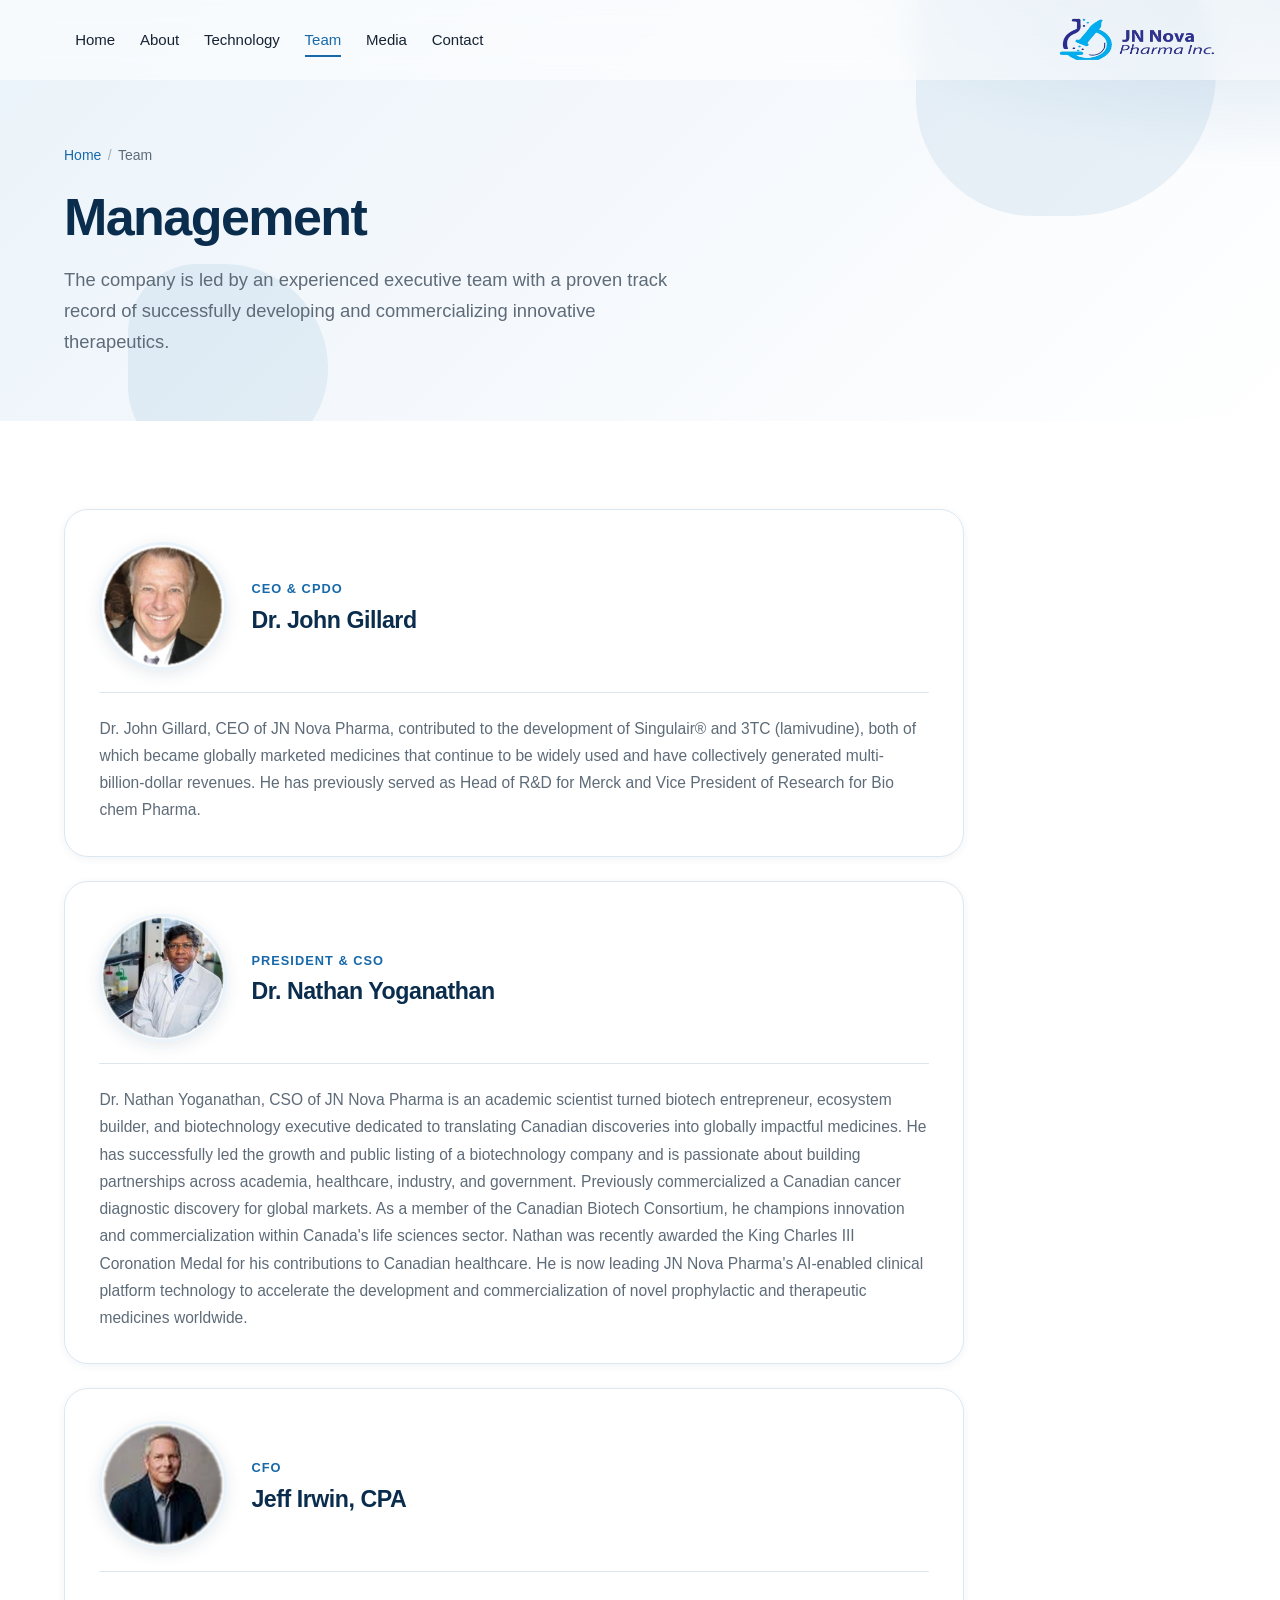
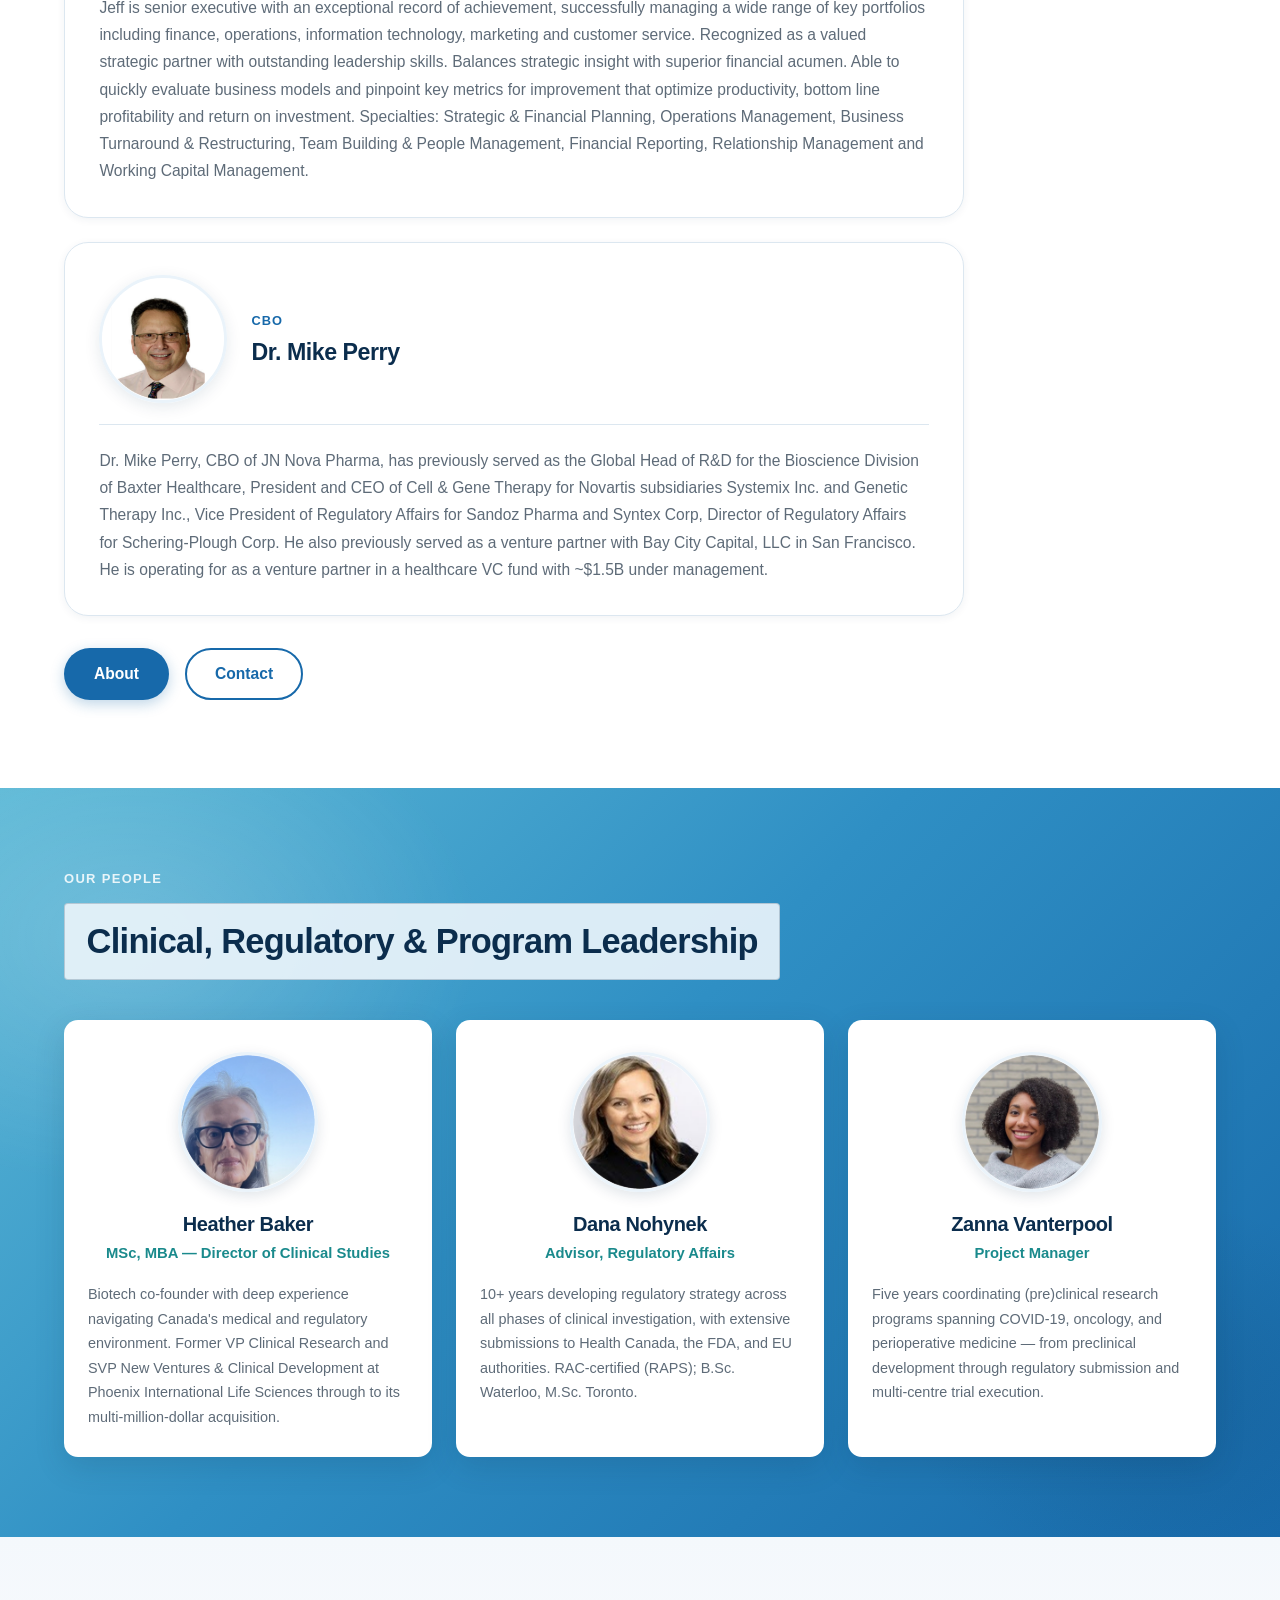
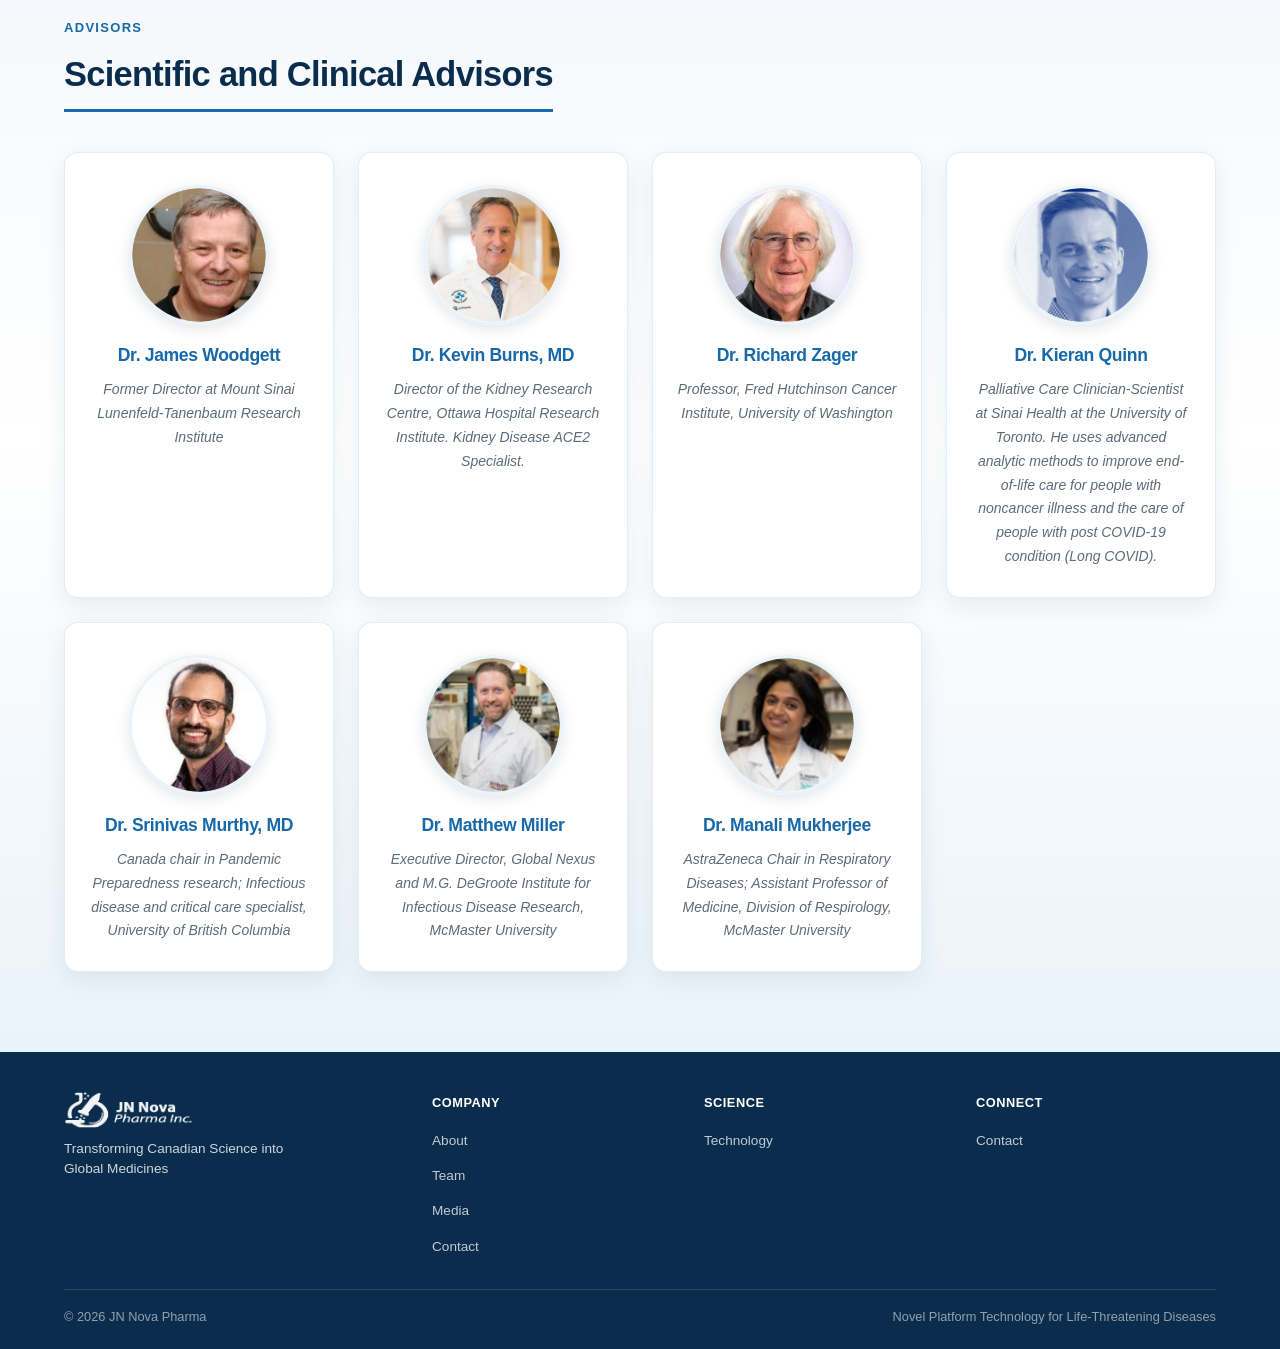
<file: team.html>
<!DOCTYPE html>
<html lang="en">
<head>
  <meta charset="UTF-8">
  <meta name="viewport" content="width=device-width, initial-scale=1.0">
  <title>Management — JN Nova Pharma</title>
  <meta name="description" content="The company is led by an experienced executive team with a proven track record of successfully developing and commercializing innovative therapeutics.">
  <meta property="og:title" content="Management">
  <meta property="og:description" content="The company is led by an experienced executive team with a proven track record of successfully developing and commercializing innovative therapeutics.">
  <meta property="og:type" content="website">
  <meta property="og:image" content="assets/logo.png">
  <link rel="stylesheet" href="styles.css">
</head>
<body class="page-load">
  <a class="skip-link" href="#main">Skip to main content</a>

  <header class="site-header">
    <div class="header-inner">
      <div class="nav-cluster">
        <button class="nav-toggle" type="button" aria-expanded="false" aria-controls="primary-nav" aria-label="Menu">
          <span></span><span></span><span></span>
        </button>
        <nav class="primary-nav" id="primary-nav" aria-label="Primary">
          <ul>
            <li><a href="index.html">Home</a></li>
            <li><a href="about.html">About</a></li>
            <li><a href="technology.html">Technology</a></li>
            <li><a href="team.html" aria-current="page">Team</a></li>
            <li><a href="media.html">Media</a></li>
            <li><a href="contact.html">Contact</a></li>
          </ul>
        </nav>
      </div>
      <a class="logo-link" href="index.html">
        <img src="assets/logo.png" alt="JN Nova Pharma logo" width="573" height="160">
      </a>
    </div>
  </header>

  <main id="main">
    <section class="page-hero" aria-labelledby="page-title">
      <div class="page-hero__shapes" aria-hidden="true">
        <div class="page-hero__shape page-hero__shape--1"></div>
        <div class="page-hero__shape page-hero__shape--2"></div>
      </div>
      <div class="container">
        <nav class="breadcrumb" aria-label="Breadcrumb">
          <a href="index.html">Home</a>
          <span aria-hidden="true">/</span>
          <span>Team</span>
        </nav>
        <h1 id="page-title">Management</h1>
        <p>The company is led by an experienced executive team with a proven track record of successfully developing and commercializing innovative therapeutics.</p>
      </div>
    </section>

    <section class="section" aria-labelledby="team-members">
      <div class="container">
        <h2 class="sr-only" id="team-members">Executive team</h2>
        <div class="team-profiles">
          <article class="team-profile reveal">
            <div class="team-profile__header">
              <img class="team-profile__photo" src="assets/images/john-gillard.png" alt="Dr. John Gillard, CEO &amp; CPDO of JN Nova Pharma" width="400" height="400">
              <div>
                <p class="team-profile__role">CEO &amp; CPDO</p>
                <h3>Dr. John Gillard</h3>
              </div>
            </div>
            <p>Dr. John Gillard, CEO of JN Nova Pharma, contributed to the development of Singulair® and 3TC (lamivudine), both of which became globally marketed medicines that continue to be widely used and have collectively generated multi-billion-dollar revenues. He has previously served as Head of R&amp;D for Merck and Vice President of Research for Bio chem Pharma.</p>
          </article>

          <article class="team-profile reveal">
            <div class="team-profile__header">
              <img class="team-profile__photo" src="assets/images/nathan-yoganathan.png" alt="Dr. Nathan Yoganathan, President &amp; CSO of JN Nova Pharma" width="400" height="400">
              <div>
                <p class="team-profile__role">President &amp; CSO</p>
                <h3>Dr. Nathan Yoganathan</h3>
              </div>
            </div>
            <p>Dr. Nathan Yoganathan, CSO of JN Nova Pharma is an academic scientist turned biotech entrepreneur, ecosystem builder, and biotechnology executive dedicated to translating Canadian discoveries into globally impactful medicines. He has successfully led the growth and public listing of a biotechnology company and is passionate about building partnerships across academia, healthcare, industry, and government. Previously commercialized a Canadian cancer diagnostic discovery for global markets. As a member of the Canadian Biotech Consortium, he champions innovation and commercialization within Canada's life sciences sector. Nathan was recently awarded the King Charles III Coronation Medal for his contributions to Canadian healthcare. He is now leading JN Nova Pharma's AI-enabled clinical platform technology to accelerate the development and commercialization of novel prophylactic and therapeutic medicines worldwide.</p>
          </article>

          <article class="team-profile reveal">
            <div class="team-profile__header">
              <img class="team-profile__photo" src="assets/images/jeff-irwin.png" alt="Jeff Irwin, CPA, CFO of JN Nova Pharma" width="400" height="400">
              <div>
                <p class="team-profile__role">CFO</p>
                <h3>Jeff Irwin, CPA</h3>
              </div>
            </div>
            <p>Jeff is senior executive with an exceptional record of achievement, successfully managing a wide range of key portfolios including finance, operations, information technology, marketing and customer service. Recognized as a valued strategic partner with outstanding leadership skills. Balances strategic insight with superior financial acumen. Able to quickly evaluate business models and pinpoint key metrics for improvement that optimize productivity, bottom line profitability and return on investment. Specialties: Strategic &amp; Financial Planning, Operations Management, Business Turnaround &amp; Restructuring, Team Building &amp; People Management, Financial Reporting, Relationship Management and Working Capital Management.</p>
          </article>

          <article class="team-profile reveal">
            <div class="team-profile__header">
              <img class="team-profile__photo" src="assets/images/mike-perry.png" alt="Dr. Mike Perry, CBO of JN Nova Pharma" width="400" height="400">
              <div>
                <p class="team-profile__role">CBO</p>
                <h3>Dr. Mike Perry</h3>
              </div>
            </div>
            <p>Dr. Mike Perry, CBO of JN Nova Pharma, has previously served as the Global Head of R&amp;D for the Bioscience Division of Baxter Healthcare, President and CEO of Cell &amp; Gene Therapy for Novartis subsidiaries Systemix Inc. and Genetic Therapy Inc., Vice President of Regulatory Affairs for Sandoz Pharma and Syntex Corp, Director of Regulatory Affairs for Schering-Plough Corp. He also previously served as a venture partner with Bay City Capital, LLC in San Francisco. He is operating for as a venture partner in a healthcare VC fund with ~$1.5B under management.</p>
          </article>
        </div>

        <div class="link-row reveal mt-4">
          <a class="btn btn--primary" href="about.html">About</a>
          <a class="btn btn--outline" href="contact.html">Contact</a>
        </div>
      </div>
    </section>

    <!-- Our People — card layout -->
    <section class="people-section" aria-labelledby="people-heading">
      <div class="container">
        <div class="people-section__header reveal">
          <p class="people-section__label">Our People</p>
          <h2 class="people-section__title" id="people-heading">Clinical, Regulatory &amp; Program Leadership</h2>
        </div>

        <div class="people-grid stagger">
          <article class="people-card">
            <img class="people-card__photo" src="assets/images/heather-baker.png" alt="Heather Baker, Director of Clinical Studies" width="400" height="400">
            <h3 class="people-card__name">Heather Baker</h3>
            <p class="people-card__role">MSc, MBA — Director of Clinical Studies</p>
            <p class="people-card__bio">Biotech co-founder with deep experience navigating Canada's medical and regulatory environment. Former VP Clinical Research and SVP New Ventures &amp; Clinical Development at Phoenix International Life Sciences through to its multi-million-dollar acquisition.</p>
          </article>

          <article class="people-card">
            <img class="people-card__photo" src="assets/images/dana-nohynek.png" alt="Dana Nohynek, Advisor, Regulatory Affairs" width="400" height="400">
            <h3 class="people-card__name">Dana Nohynek</h3>
            <p class="people-card__role">Advisor, Regulatory Affairs</p>
            <p class="people-card__bio">10+ years developing regulatory strategy across all phases of clinical investigation, with extensive submissions to Health Canada, the FDA, and EU authorities. RAC-certified (RAPS); B.Sc. Waterloo, M.Sc. Toronto.</p>
          </article>

          <article class="people-card">
            <img class="people-card__photo" src="assets/images/zanna-vanterpool.png" alt="Zanna Vanterpool, Project Manager" width="400" height="400">
            <h3 class="people-card__name">Zanna Vanterpool</h3>
            <p class="people-card__role">Project Manager</p>
            <p class="people-card__bio">Five years coordinating (pre)clinical research programs spanning COVID-19, oncology, and perioperative medicine — from preclinical development through regulatory submission and multi-centre trial execution.</p>
          </article>
        </div>
      </div>
    </section>

    <!-- Scientific & Clinical Advisors -->
    <section class="advisors-section" aria-labelledby="advisors-heading">
      <div class="container">
        <div class="advisors-section__header reveal">
          <p class="advisors-section__label">Advisors</p>
          <h2 class="advisors-section__title" id="advisors-heading">Scientific and Clinical Advisors</h2>
        </div>

        <div class="advisors-grid stagger">
          <article class="people-card people-card--advisor">
            <img class="people-card__photo" src="assets/images/james-woodgett.png" alt="Dr. James Woodgett" width="600" height="600">
            <h3 class="people-card__name">Dr. James Woodgett</h3>
            <p class="people-card__bio">Former Director at Mount Sinai Lunenfeld-Tanenbaum Research Institute</p>
          </article>

          <article class="people-card people-card--advisor">
            <img class="people-card__photo" src="assets/images/kevin-burns.png" alt="Dr. Kevin Burns, MD" width="600" height="600">
            <h3 class="people-card__name">Dr. Kevin Burns, MD</h3>
            <p class="people-card__bio">Director of the Kidney Research Centre, Ottawa Hospital Research Institute. Kidney Disease ACE2 Specialist.</p>
          </article>

          <article class="people-card people-card--advisor">
            <img class="people-card__photo" src="assets/images/richard-zager.png" alt="Dr. Richard Zager" width="600" height="600">
            <h3 class="people-card__name">Dr. Richard Zager</h3>
            <p class="people-card__bio">Professor, Fred Hutchinson Cancer Institute, University of Washington</p>
          </article>

          <article class="people-card people-card--advisor">
            <img class="people-card__photo" src="assets/images/kieran-quinn.png" alt="Dr. Kieran Quinn" width="600" height="600">
            <h3 class="people-card__name">Dr. Kieran Quinn</h3>
            <p class="people-card__bio">Palliative Care Clinician-Scientist at Sinai Health at the University of Toronto. He uses advanced analytic methods to improve end-of-life care for people with noncancer illness and the care of people with post COVID-19 condition (Long COVID).</p>
          </article>

          <article class="people-card people-card--advisor">
            <img class="people-card__photo" src="assets/images/srinivas-murthy.png" alt="Dr. Srinivas Murthy, MD" width="600" height="600">
            <h3 class="people-card__name">Dr. Srinivas Murthy, MD</h3>
            <p class="people-card__bio">Canada chair in Pandemic Preparedness research; Infectious disease and critical care specialist, University of British Columbia</p>
          </article>

          <article class="people-card people-card--advisor">
            <img class="people-card__photo" src="assets/images/matthew-miller.png" alt="Dr. Matthew Miller" width="600" height="600">
            <h3 class="people-card__name">Dr. Matthew Miller</h3>
            <p class="people-card__bio">Executive Director, Global Nexus and M.G. DeGroote Institute for Infectious Disease Research, McMaster University</p>
          </article>

          <article class="people-card people-card--advisor">
            <img class="people-card__photo" src="assets/images/manali-mukherjee.png" alt="Dr. Manali Mukherjee" width="600" height="600">
            <h3 class="people-card__name">Dr. Manali Mukherjee</h3>
            <p class="people-card__bio">AstraZeneca Chair in Respiratory Diseases; Assistant Professor of Medicine, Division of Respirology, McMaster University</p>
          </article>
        </div>
      </div>
    </section>
  </main>

  <footer class="site-footer">
    <div class="container">
      <div class="footer-grid">
        <div class="footer-brand">
          <img src="assets/logo-white.png" alt="JN Nova Pharma logo" width="573" height="160">
          <p>Transforming Canadian Science into Global Medicines</p>
        </div>
        <div class="footer-col">
          <h4>Company</h4>
          <ul>
            <li><a href="about.html">About</a></li>
            <li><a href="team.html">Team</a></li>
            <li><a href="media.html">Media</a></li>
            <li><a href="contact.html">Contact</a></li>
          </ul>
        </div>
        <div class="footer-col">
          <h4>Science</h4>
          <ul>
            <li><a href="technology.html">Technology</a></li>
          </ul>
        </div>
        <div class="footer-col">
          <h4>Connect</h4>
          <ul>
            <li><a href="contact.html">Contact</a></li>
          </ul>
        </div>
      </div>
      <div class="footer-bottom">
        <p>&copy; <span data-year></span> JN Nova Pharma</p>
        <p>Novel Platform Technology for Life-Threatening Diseases</p>
      </div>
    </div>
  </footer>

  <script src="script.js"></script>
</body>
</html>
</file>
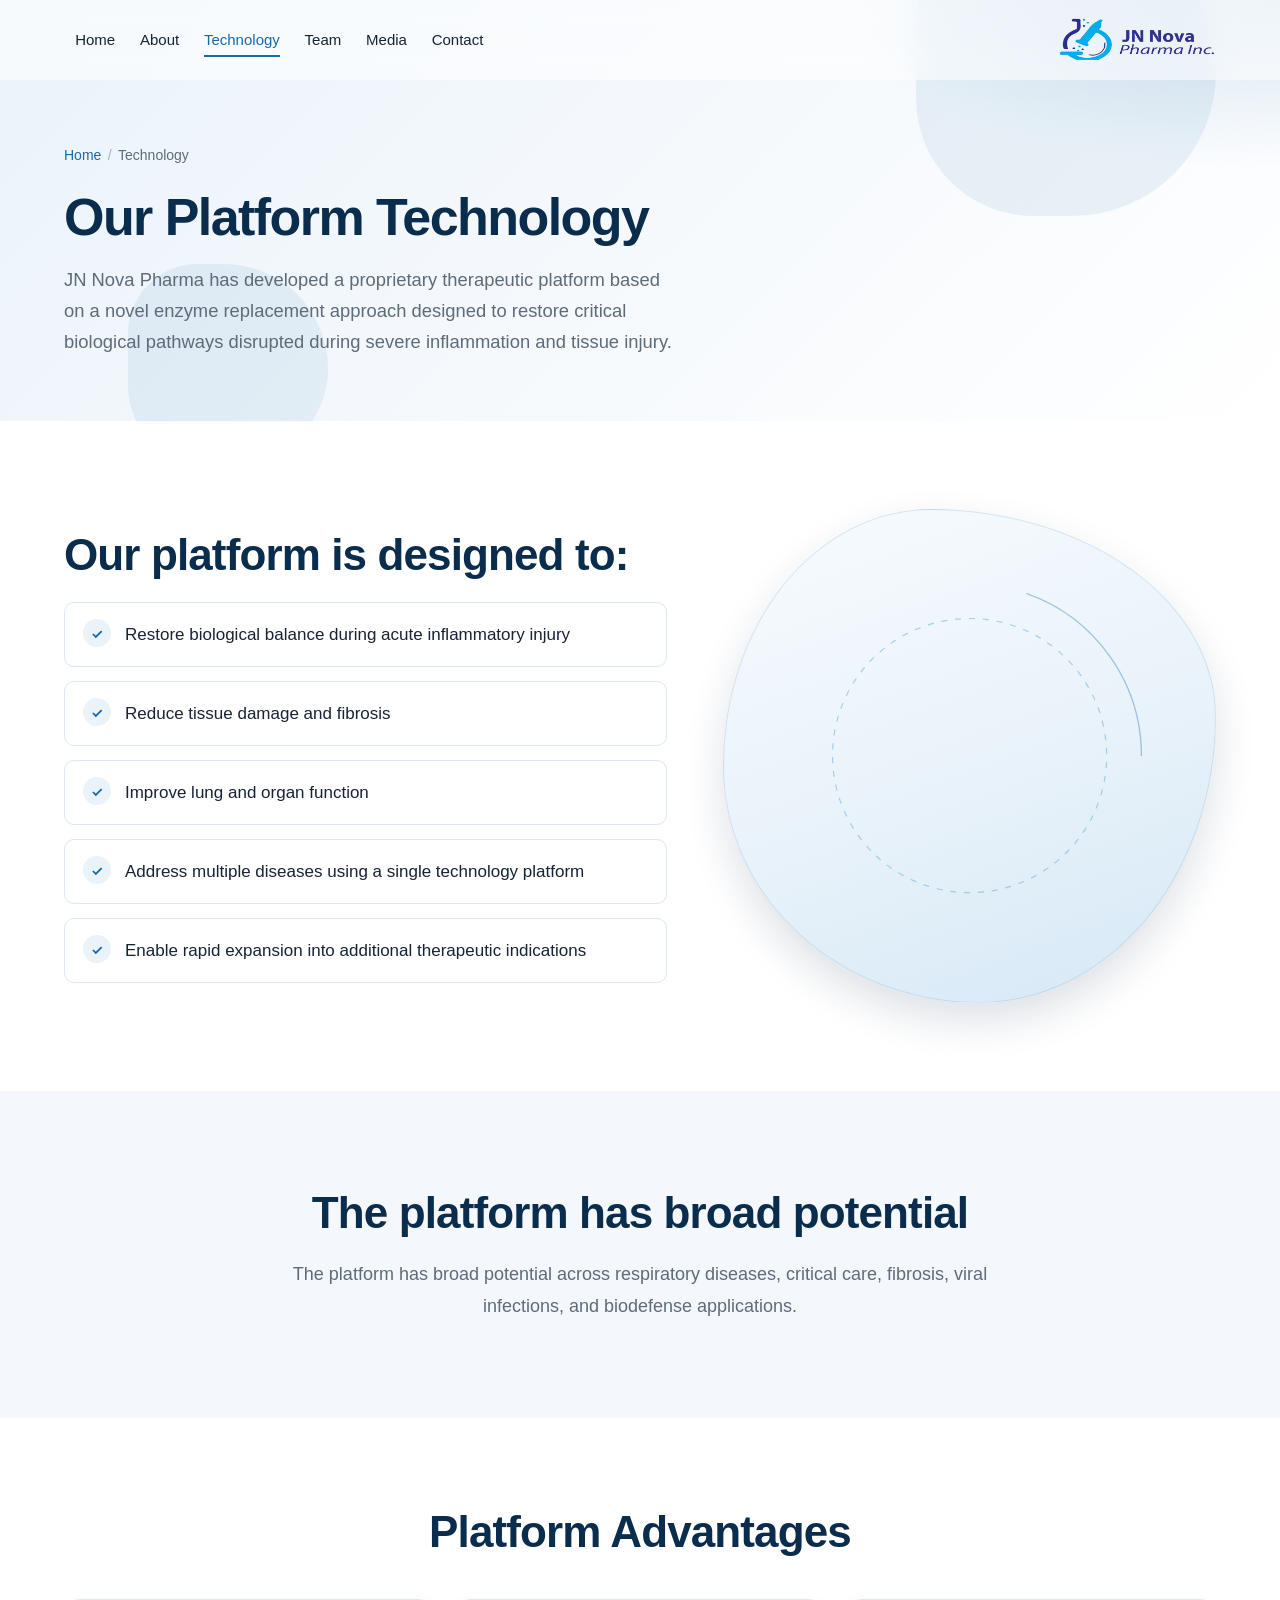
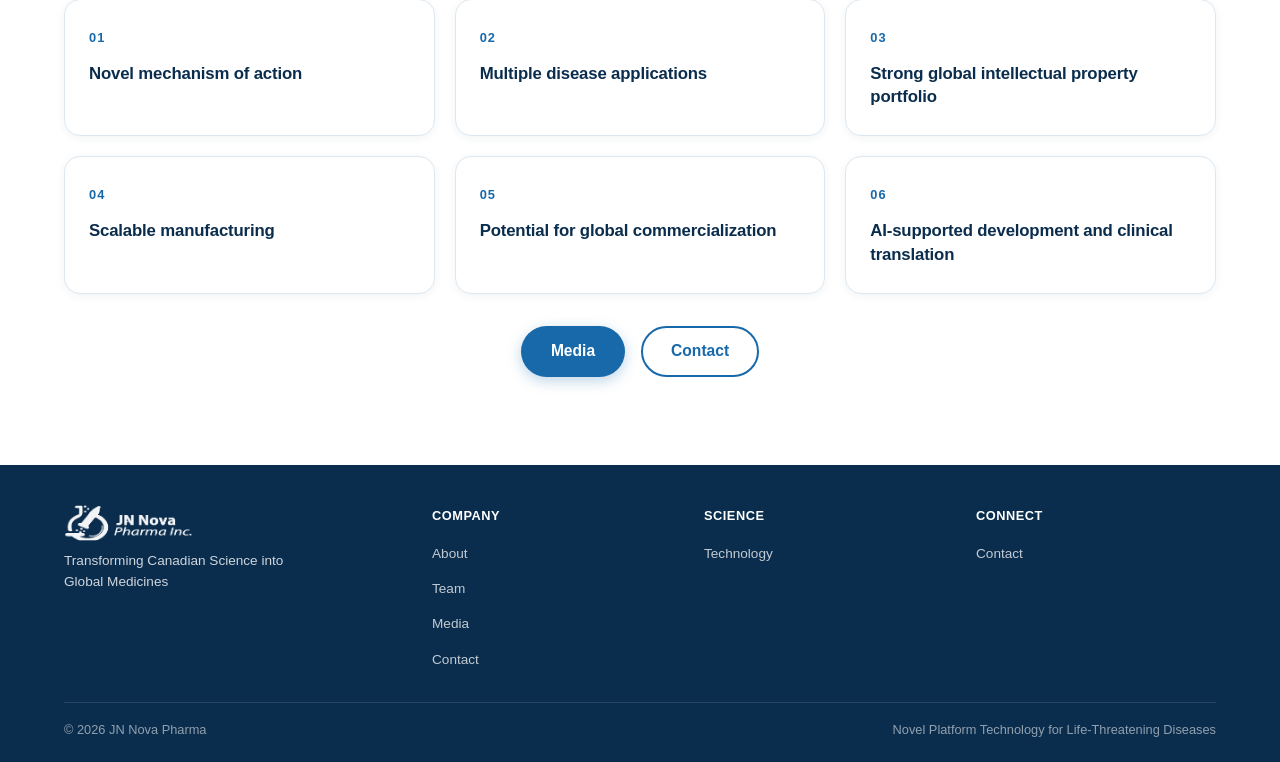
<file: technology.html>
<!DOCTYPE html>
<html lang="en">
<head>
  <meta charset="UTF-8">
  <meta name="viewport" content="width=device-width, initial-scale=1.0">
  <title>Our Platform Technology — JN Nova Pharma</title>
  <meta name="description" content="JN Nova Pharma has developed a proprietary therapeutic platform based on a novel enzyme replacement approach designed to restore critical biological pathways disrupted during severe inflammation and tissue injury.">
  <meta property="og:title" content="Our Platform Technology">
  <meta property="og:description" content="JN Nova Pharma has developed a proprietary therapeutic platform based on a novel enzyme replacement approach designed to restore critical biological pathways disrupted during severe inflammation and tissue injury.">
  <meta property="og:type" content="website">
  <meta property="og:image" content="assets/logo.png">
  <link rel="stylesheet" href="styles.css">
</head>
<body class="page-load">
  <a class="skip-link" href="#main">Skip to main content</a>

  <header class="site-header">
    <div class="header-inner">
      <div class="nav-cluster">
        <button class="nav-toggle" type="button" aria-expanded="false" aria-controls="primary-nav" aria-label="Menu">
          <span></span><span></span><span></span>
        </button>
        <nav class="primary-nav" id="primary-nav" aria-label="Primary">
          <ul>
            <li><a href="index.html">Home</a></li>
            <li><a href="about.html">About</a></li>
            <li><a href="technology.html" aria-current="page">Technology</a></li>
            <li><a href="team.html">Team</a></li>
            <li><a href="media.html">Media</a></li>
            <li><a href="contact.html">Contact</a></li>
          </ul>
        </nav>
      </div>
      <a class="logo-link" href="index.html">
        <img src="assets/logo.png" alt="JN Nova Pharma logo" width="573" height="160">
      </a>
    </div>
  </header>

  <main id="main">
    <section class="page-hero" aria-labelledby="page-title">
      <div class="page-hero__shapes" aria-hidden="true">
        <div class="page-hero__shape page-hero__shape--1"></div>
        <div class="page-hero__shape page-hero__shape--2"></div>
      </div>
      <div class="container">
        <nav class="breadcrumb" aria-label="Breadcrumb">
          <a href="index.html">Home</a>
          <span aria-hidden="true">/</span>
          <span>Technology</span>
        </nav>
        <h1 id="page-title">Our Platform Technology</h1>
        <p>JN Nova Pharma has developed a proprietary therapeutic platform based on a novel enzyme replacement approach designed to restore critical biological pathways disrupted during severe inflammation and tissue injury.</p>
      </div>
    </section>

    <section class="section" aria-labelledby="designed-to">
      <div class="container tech-layout">
        <div class="tech-layout__main reveal-left">
          <h2 class="section-title" id="designed-to">Our platform is designed to:</h2>
          <ul class="feature-list">
            <li>
              <span class="check" aria-hidden="true"><svg viewBox="0 0 24 24" fill="none" stroke="currentColor" stroke-width="3"><path d="M5 12l5 5L20 7"/></svg></span>
              <span>Restore biological balance during acute inflammatory injury</span>
            </li>
            <li>
              <span class="check" aria-hidden="true"><svg viewBox="0 0 24 24" fill="none" stroke="currentColor" stroke-width="3"><path d="M5 12l5 5L20 7"/></svg></span>
              <span>Reduce tissue damage and fibrosis</span>
            </li>
            <li>
              <span class="check" aria-hidden="true"><svg viewBox="0 0 24 24" fill="none" stroke="currentColor" stroke-width="3"><path d="M5 12l5 5L20 7"/></svg></span>
              <span>Improve lung and organ function</span>
            </li>
            <li>
              <span class="check" aria-hidden="true"><svg viewBox="0 0 24 24" fill="none" stroke="currentColor" stroke-width="3"><path d="M5 12l5 5L20 7"/></svg></span>
              <span>Address multiple diseases using a single technology platform</span>
            </li>
            <li>
              <span class="check" aria-hidden="true"><svg viewBox="0 0 24 24" fill="none" stroke="currentColor" stroke-width="3"><path d="M5 12l5 5L20 7"/></svg></span>
              <span>Enable rapid expansion into additional therapeutic indications</span>
            </li>
          </ul>
        </div>
        <aside class="tech-layout__aside reveal-right">
          <div class="tech-layout__frame tech-drawing-frame" role="img" aria-label="Animated drawing of an enzyme-based therapeutic platform restoring biological pathways">
            <svg class="tech-drawing" xmlns="http://www.w3.org/2000/svg" viewBox="0 0 520 520" fill="none" aria-hidden="true">
              <!-- outer orbit rings -->
              <circle class="tech-drawing__line tech-drawing__line--orbit" cx="260" cy="260" r="198"/>
              <circle class="tech-drawing__line tech-drawing__line--orbit2" cx="260" cy="260" r="158"/>

              <!-- lung / organ outline hint -->
              <path class="tech-drawing__line tech-drawing__line--organ" d="M260 148
                C232 148 210 168 204 196
                C196 232 208 268 232 292
                C244 304 252 318 260 334
                C268 318 276 304 288 292
                C312 268 324 232 316 196
                C310 168 288 148 260 148 Z" stroke-linejoin="round"/>

              <!-- central enzyme core -->
              <circle class="tech-drawing__line tech-drawing__line--core" cx="260" cy="248" r="36"/>
              <circle class="tech-drawing__line tech-drawing__line--core2" cx="260" cy="248" r="18"/>

              <!-- molecular arms -->
              <path class="tech-drawing__line tech-drawing__line--arm" d="M260 212 V168" stroke-linecap="round"/>
              <path class="tech-drawing__line tech-drawing__line--arm" d="M288 228 L328 196" stroke-linecap="round"/>
              <path class="tech-drawing__line tech-drawing__line--arm" d="M288 268 L334 292" stroke-linecap="round"/>
              <path class="tech-drawing__line tech-drawing__line--arm" d="M232 268 L186 292" stroke-linecap="round"/>
              <path class="tech-drawing__line tech-drawing__line--arm" d="M232 228 L192 196" stroke-linecap="round"/>

              <circle class="tech-drawing__line tech-drawing__line--node" cx="260" cy="158" r="10"/>
              <circle class="tech-drawing__line tech-drawing__line--node" cx="338" cy="188" r="9"/>
              <circle class="tech-drawing__line tech-drawing__line--node" cx="344" cy="302" r="9"/>
              <circle class="tech-drawing__line tech-drawing__line--node" cx="176" cy="302" r="9"/>
              <circle class="tech-drawing__line tech-drawing__line--node" cx="182" cy="188" r="9"/>

              <!-- pathway restoration arcs -->
              <path class="tech-drawing__line tech-drawing__line--path" d="M150 360 C190 330 230 320 260 320 C290 320 330 330 370 360" stroke-linecap="round"/>
              <path class="tech-drawing__line tech-drawing__line--path2" d="M170 390 C210 368 236 360 260 360 C284 360 310 368 350 390" stroke-linecap="round"/>

              <!-- indication nodes (multi-disease platform) -->
              <circle class="tech-drawing__line tech-drawing__line--ind" cx="120" cy="260" r="12"/>
              <circle class="tech-drawing__line tech-drawing__line--ind" cx="400" cy="260" r="12"/>
              <circle class="tech-drawing__line tech-drawing__line--ind" cx="260" cy="420" r="12"/>
              <path class="tech-drawing__line tech-drawing__line--link" d="M132 260 H224" stroke-linecap="round"/>
              <path class="tech-drawing__line tech-drawing__line--link" d="M296 260 H388" stroke-linecap="round"/>
              <path class="tech-drawing__line tech-drawing__line--link" d="M260 284 V408" stroke-linecap="round"/>

              <!-- soft fills -->
              <circle class="tech-drawing__fill tech-drawing__fill--core" cx="260" cy="248" r="36"/>
              <circle class="tech-drawing__fill tech-drawing__fill--inner" cx="260" cy="248" r="18"/>
              <circle class="tech-drawing__fill tech-drawing__fill--node" cx="260" cy="158" r="10"/>
              <circle class="tech-drawing__fill tech-drawing__fill--node" cx="338" cy="188" r="9"/>
              <circle class="tech-drawing__fill tech-drawing__fill--node" cx="344" cy="302" r="9"/>
              <circle class="tech-drawing__fill tech-drawing__fill--node" cx="176" cy="302" r="9"/>
              <circle class="tech-drawing__fill tech-drawing__fill--node" cx="182" cy="188" r="9"/>
            </svg>
          </div>
        </aside>
      </div>
    </section>

    <section class="section section--soft" aria-labelledby="potential-heading">
      <div class="container">
        <div class="tech-potential reveal">
          <h2 class="section-title" id="potential-heading">The platform has broad potential</h2>
          <p>The platform has broad potential across respiratory diseases, critical care, fibrosis, viral infections, and biodefense applications.</p>
        </div>
      </div>
    </section>

    <section class="section" aria-labelledby="advantages">
      <div class="container">
        <div class="reveal text-center" style="max-width: 640px; margin: 0 auto 2.5rem;">
          <h2 class="section-title" id="advantages">Platform Advantages</h2>
        </div>
        <div class="tech-advantages stagger">
          <article class="tech-advantage">
            <span class="tech-advantage__num" aria-hidden="true">01</span>
            <h3>Novel mechanism of action</h3>
          </article>
          <article class="tech-advantage">
            <span class="tech-advantage__num" aria-hidden="true">02</span>
            <h3>Multiple disease applications</h3>
          </article>
          <article class="tech-advantage">
            <span class="tech-advantage__num" aria-hidden="true">03</span>
            <h3>Strong global intellectual property portfolio</h3>
          </article>
          <article class="tech-advantage">
            <span class="tech-advantage__num" aria-hidden="true">04</span>
            <h3>Scalable manufacturing</h3>
          </article>
          <article class="tech-advantage">
            <span class="tech-advantage__num" aria-hidden="true">05</span>
            <h3>Potential for global commercialization</h3>
          </article>
          <article class="tech-advantage">
            <span class="tech-advantage__num" aria-hidden="true">06</span>
            <h3>AI-supported development and clinical translation</h3>
          </article>
        </div>
        <div class="link-row reveal mt-4" style="justify-content: center;">
          <a class="btn btn--primary" href="media.html">Media</a>
          <a class="btn btn--outline" href="contact.html">Contact</a>
        </div>
      </div>
    </section>
  </main>

  <footer class="site-footer">
    <div class="container">
      <div class="footer-grid">
        <div class="footer-brand">
          <img src="assets/logo-white.png" alt="JN Nova Pharma logo" width="573" height="160">
          <p>Transforming Canadian Science into Global Medicines</p>
        </div>
        <div class="footer-col">
          <h4>Company</h4>
          <ul>
            <li><a href="about.html">About</a></li>
            <li><a href="team.html">Team</a></li>
            <li><a href="media.html">Media</a></li>
            <li><a href="contact.html">Contact</a></li>
          </ul>
        </div>
        <div class="footer-col">
          <h4>Science</h4>
          <ul>
            <li><a href="technology.html">Technology</a></li>
          </ul>
        </div>
        <div class="footer-col">
          <h4>Connect</h4>
          <ul>
            <li><a href="contact.html">Contact</a></li>
          </ul>
        </div>
      </div>
      <div class="footer-bottom">
        <p>&copy; <span data-year></span> JN Nova Pharma</p>
        <p>Novel Platform Technology for Life-Threatening Diseases</p>
      </div>
    </div>
  </footer>

  <script src="script.js"></script>
</body>
</html>
</file>
<file: styles.css>
/* ==========================================================================
   JN Nova Pharma — Global Styles
   HTML5 / CSS3 only — no frameworks
   ========================================================================== */

:root {
  --bg: #ffffff;
  --bg-soft: #f4f8fc;
  --bg-blue: #eaf3fa;
  --primary: #1769aa;
  --primary-hover: #12568c;
  --dark: #0b2d4d;
  --text: #172333;
  --text-secondary: #5e6b78;
  --border: #dce7f0;
  --white: #ffffff;
  --shadow-sm: 0 2px 8px rgba(11, 45, 77, 0.06);
  --shadow-md: 0 8px 24px rgba(11, 45, 77, 0.08);
  --shadow-lg: 0 16px 48px rgba(11, 45, 77, 0.12);
  --radius: 16px;
  --radius-sm: 10px;
  --radius-lg: 24px;
  --header-h: 80px;
  --font: -apple-system, BlinkMacSystemFont, "Segoe UI", Roboto, "Helvetica Neue", Arial, sans-serif;
  --transition: 0.3s ease;
  --max: 1200px;
}

*,
*::before,
*::after {
  box-sizing: border-box;
  margin: 0;
  padding: 0;
}

html {
  scroll-behavior: smooth;
  -webkit-text-size-adjust: 100%;
}

body {
  font-family: var(--font);
  font-size: 1.0625rem;
  line-height: 1.7;
  color: var(--text);
  background: var(--bg);
  overflow-x: hidden;
}

img {
  max-width: 100%;
  height: auto;
  display: block;
  object-fit: cover;
}

a {
  color: var(--primary);
  text-decoration: none;
  transition: color var(--transition);
}

a:hover {
  color: var(--primary-hover);
}

ul,
ol {
  list-style: none;
}

button,
input,
textarea,
select {
  font-family: inherit;
  font-size: inherit;
}

/* --------------------------------------------------------------------------
   Accessibility
   -------------------------------------------------------------------------- */

.skip-link {
  position: absolute;
  top: -100%;
  left: 1rem;
  z-index: 10000;
  background: var(--dark);
  color: var(--white);
  padding: 0.75rem 1.25rem;
  border-radius: var(--radius-sm);
  font-weight: 600;
}

.skip-link:focus {
  top: 1rem;
}

:focus-visible {
  outline: 3px solid var(--primary);
  outline-offset: 3px;
}

.sr-only {
  position: absolute;
  width: 1px;
  height: 1px;
  padding: 0;
  margin: -1px;
  overflow: hidden;
  clip: rect(0, 0, 0, 0);
  white-space: nowrap;
  border: 0;
}

/* --------------------------------------------------------------------------
   Layout utilities
   -------------------------------------------------------------------------- */

.container {
  width: 100%;
  max-width: var(--max);
  margin: 0 auto;
  padding: 0 1.5rem;
}

.section {
  padding: 5.5rem 0;
  position: relative;
}

.section--soft {
  background: var(--bg-soft);
}

.section--blue {
  background: var(--bg-blue);
}

.section--dark {
  background: var(--dark);
  color: var(--white);
}

.section--dark .section-label,
.section--dark .section-lead,
.section--dark p {
  color: rgba(255, 255, 255, 0.82);
}

.section-label {
  display: inline-block;
  font-size: 0.8125rem;
  font-weight: 700;
  letter-spacing: 0.08em;
  text-transform: uppercase;
  color: var(--primary);
  margin-bottom: 0.75rem;
}

.section-title {
  font-size: clamp(1.85rem, 4vw, 2.75rem);
  font-weight: 700;
  line-height: 1.2;
  color: var(--dark);
  letter-spacing: -0.02em;
  margin-bottom: 1.25rem;
}

.section--dark .section-title {
  color: var(--white);
}

.section-lead {
  font-size: 1.125rem;
  color: var(--text-secondary);
  max-width: 640px;
  margin-bottom: 2rem;
}

.grid-2 {
  display: grid;
  grid-template-columns: 1fr 1fr;
  gap: 3.5rem;
  align-items: center;
}

.grid-3 {
  display: grid;
  grid-template-columns: repeat(3, 1fr);
  gap: 1.75rem;
}

.grid-4 {
  display: grid;
  grid-template-columns: repeat(4, 1fr);
  gap: 1.5rem;
}

/* --------------------------------------------------------------------------
   Header / Navigation
   -------------------------------------------------------------------------- */

.site-header {
  position: fixed;
  top: 0;
  left: 0;
  right: 0;
  z-index: 1000;
  height: var(--header-h);
  display: flex;
  align-items: center;
  transition: background 0.35s ease, box-shadow 0.35s ease, backdrop-filter 0.35s ease;
  background: rgba(255, 255, 255, 0.55);
  backdrop-filter: blur(14px);
  -webkit-backdrop-filter: blur(14px);
  border-bottom: 1px solid transparent;
}

.site-header.is-scrolled {
  background: rgba(255, 255, 255, 0.97);
  box-shadow: var(--shadow-sm);
  border-bottom-color: var(--border);
  backdrop-filter: blur(8px);
  -webkit-backdrop-filter: blur(8px);
}

.header-inner {
  display: flex;
  align-items: center;
  justify-content: space-between;
  width: 100%;
  max-width: var(--max);
  margin: 0 auto;
  padding: 0 1.5rem;
  gap: 1.5rem;
}

.nav-cluster {
  display: flex;
  align-items: center;
  gap: 0.25rem;
  flex: 1;
}

.nav-toggle {
  display: none;
  flex-direction: column;
  justify-content: center;
  gap: 5px;
  width: 44px;
  height: 44px;
  background: transparent;
  border: 1px solid var(--border);
  border-radius: var(--radius-sm);
  cursor: pointer;
  padding: 10px;
  flex-shrink: 0;
}

.nav-toggle span {
  display: block;
  height: 2px;
  width: 100%;
  background: var(--dark);
  border-radius: 2px;
  transition: transform 0.3s ease, opacity 0.3s ease;
}

.nav-toggle[aria-expanded="true"] span:nth-child(1) {
  transform: translateY(7px) rotate(45deg);
}

.nav-toggle[aria-expanded="true"] span:nth-child(2) {
  opacity: 0;
}

.nav-toggle[aria-expanded="true"] span:nth-child(3) {
  transform: translateY(-7px) rotate(-45deg);
}

.primary-nav ul {
  display: flex;
  align-items: center;
  gap: 0.15rem;
  flex-wrap: wrap;
}

.primary-nav a {
  position: relative;
  display: inline-block;
  padding: 0.5rem 0.7rem;
  color: var(--text);
  font-size: 0.9375rem;
  font-weight: 500;
}

.primary-nav a::after {
  content: "";
  position: absolute;
  left: 0.7rem;
  right: 0.7rem;
  bottom: 0.2rem;
  height: 2px;
  background: var(--primary);
  transform: scaleX(0);
  transform-origin: left;
  transition: transform 0.3s ease;
}

.primary-nav a:hover,
.primary-nav a[aria-current="page"] {
  color: var(--primary);
}

.primary-nav a:hover::after,
.primary-nav a[aria-current="page"]::after {
  transform: scaleX(1);
}

.logo-link {
  display: flex;
  align-items: center;
  flex-shrink: 0;
  margin-left: auto;
}

.logo-link img {
  height: 44px;
  width: auto;
  object-fit: contain;
}

.nav-dropdown {
  position: relative;
}

.nav-dropdown > button {
  background: none;
  border: none;
  cursor: pointer;
  position: relative;
  display: inline-flex;
  align-items: center;
  gap: 0.3rem;
  padding: 0.5rem 0.7rem;
  color: var(--text);
  font-size: 0.9375rem;
  font-weight: 500;
}

.nav-dropdown > button::after {
  content: "";
  width: 0;
  height: 0;
  border-left: 4px solid transparent;
  border-right: 4px solid transparent;
  border-top: 5px solid currentColor;
  opacity: 0.6;
}

.nav-dropdown-panel {
  position: absolute;
  top: calc(100% + 0.5rem);
  left: 0;
  min-width: 220px;
  background: var(--white);
  border: 1px solid var(--border);
  border-radius: var(--radius-sm);
  box-shadow: var(--shadow-md);
  padding: 0.5rem;
  opacity: 0;
  visibility: hidden;
  transform: translateY(6px);
  transition: opacity 0.25s ease, transform 0.25s ease, visibility 0.25s ease;
  z-index: 100;
}

.nav-dropdown.is-open .nav-dropdown-panel,
.nav-dropdown:hover .nav-dropdown-panel,
.nav-dropdown:focus-within .nav-dropdown-panel {
  opacity: 1;
  visibility: visible;
  transform: translateY(0);
}

.nav-dropdown-panel a {
  display: block;
  padding: 0.65rem 0.85rem;
  border-radius: 8px;
  color: var(--text);
  font-size: 0.9rem;
}

.nav-dropdown-panel a::after {
  display: none;
}

.nav-dropdown-panel a:hover {
  background: var(--bg-soft);
  color: var(--primary);
}

/* --------------------------------------------------------------------------
   Buttons
   -------------------------------------------------------------------------- */

.btn {
  display: inline-flex;
  align-items: center;
  justify-content: center;
  gap: 0.5rem;
  padding: 0.9rem 1.75rem;
  font-weight: 600;
  font-size: 0.975rem;
  border-radius: 999px;
  border: 2px solid transparent;
  cursor: pointer;
  transition: background 0.3s ease, color 0.3s ease, border-color 0.3s ease, transform 0.3s ease, box-shadow 0.3s ease;
  text-align: center;
  line-height: 1.2;
}

.btn:hover {
  transform: translateY(-2px);
}

.btn--primary {
  background: var(--primary);
  color: var(--white);
  box-shadow: 0 4px 14px rgba(23, 105, 170, 0.28);
}

.btn--primary:hover {
  background: var(--primary-hover);
  color: var(--white);
  box-shadow: 0 8px 20px rgba(23, 105, 170, 0.35);
}

.btn--outline {
  background: transparent;
  color: var(--primary);
  border-color: var(--primary);
}

.btn--outline:hover {
  background: var(--primary);
  color: var(--white);
}

.btn--light {
  background: var(--white);
  color: var(--primary);
}

.btn--light:hover {
  background: var(--bg-blue);
  color: var(--primary-hover);
}

.btn--ghost {
  background: transparent;
  color: var(--white);
  border-color: rgba(255, 255, 255, 0.45);
}

.btn--ghost:hover {
  background: rgba(255, 255, 255, 0.12);
  color: var(--white);
}

.btn-group {
  display: flex;
  flex-wrap: wrap;
  gap: 1rem;
  margin-top: 2rem;
}

/* --------------------------------------------------------------------------
   Hero — Homepage
   -------------------------------------------------------------------------- */

.hero {
  position: relative;
  min-height: 100vh;
  min-height: 100dvh;
  display: flex;
  align-items: center;
  padding: calc(var(--header-h) + 3rem) 0 4rem;
  overflow: hidden;
  background:
    radial-gradient(ellipse 80% 60% at 85% 20%, rgba(23, 105, 170, 0.12) 0%, transparent 55%),
    radial-gradient(ellipse 50% 40% at 10% 80%, rgba(234, 243, 250, 0.9) 0%, transparent 50%),
    linear-gradient(165deg, #ffffff 0%, #f4f8fc 55%, #eaf3fa 100%);
}

.hero__shapes {
  position: absolute;
  inset: 0;
  pointer-events: none;
  overflow: hidden;
}

.hero__shape {
  position: absolute;
  border-radius: 50%;
  filter: blur(40px);
  opacity: 0.45;
  animation: floatShape 18s ease-in-out infinite;
}

.hero__shape--1 {
  width: 420px;
  height: 420px;
  background: #1769aa;
  top: -10%;
  right: -5%;
  opacity: 0.12;
}

.hero__shape--2 {
  width: 280px;
  height: 280px;
  background: #0b2d4d;
  bottom: 10%;
  left: -8%;
  opacity: 0.08;
  animation-delay: -6s;
  animation-duration: 22s;
}

.hero__shape--3 {
  width: 180px;
  height: 180px;
  background: #1769aa;
  top: 45%;
  right: 30%;
  opacity: 0.1;
  animation-delay: -12s;
  animation-duration: 16s;
}

@keyframes floatShape {
  0%,
  100% {
    transform: translate(0, 0) scale(1);
  }
  33% {
    transform: translate(20px, -30px) scale(1.05);
  }
  66% {
    transform: translate(-15px, 15px) scale(0.95);
  }
}

.hero__grid {
  display: grid;
  grid-template-columns: 1.1fr 0.9fr;
  gap: 3rem;
  align-items: center;
  position: relative;
  z-index: 1;
}

.hero__brand {
  font-size: clamp(2.5rem, 6vw, 4rem);
  font-weight: 800;
  color: var(--dark);
  letter-spacing: -0.03em;
  line-height: 1.05;
  margin-bottom: 1rem;
}

.hero__title {
  font-size: clamp(1.5rem, 3.2vw, 2.15rem);
  font-weight: 700;
  color: var(--primary);
  line-height: 1.25;
  letter-spacing: -0.02em;
  margin-bottom: 0.85rem;
}

.hero__subtitle {
  font-size: clamp(1.05rem, 2vw, 1.25rem);
  font-weight: 600;
  color: var(--text);
  margin-bottom: 1.25rem;
}

.hero__text {
  color: var(--text-secondary);
  max-width: 540px;
  margin-bottom: 0.75rem;
}

.hero__visual {
  position: relative;
  height: min(520px, 70vh);
}

.hero__image-frame {
  position: absolute;
  inset: 0;
  border-radius: 32% 68% 45% 55% / 55% 35% 65% 45%;
  overflow: hidden;
  box-shadow: var(--shadow-lg);
  background: linear-gradient(145deg, #0b2d4d 0%, #1769aa 55%, #4a9fd4 100%);
  animation: morphFrame 20s ease-in-out infinite, driftImage 12s ease-in-out infinite;
}

.hero__image-frame img {
  width: 100%;
  height: 100%;
  object-fit: cover;
  object-position: center;
  display: block;
  transform: scale(1.06);
}

.hero__image-frame::before {
  content: "";
  position: absolute;
  inset: 0;
  z-index: 1;
  background: linear-gradient(160deg, rgba(11, 45, 77, 0.15) 0%, rgba(23, 105, 170, 0.28) 100%);
  pointer-events: none;
}

.hero__image-frame::after {
  content: "";
  position: absolute;
  width: 55%;
  height: 55%;
  top: 20%;
  left: 22%;
  z-index: 1;
  border: 2px solid rgba(255, 255, 255, 0.2);
  border-radius: 40% 60% 55% 45% / 50% 40% 60% 50%;
  animation: driftImage 10s ease-in-out infinite reverse;
  pointer-events: none;
}

.hero__accent-card {
  position: absolute;
  bottom: 8%;
  left: -8%;
  background: var(--white);
  border: 1px solid var(--border);
  border-radius: var(--radius);
  padding: 1.15rem 1.35rem;
  box-shadow: var(--shadow-md);
  max-width: 240px;
  z-index: 2;
  animation: driftImage 14s ease-in-out infinite;
}

.hero__accent-card strong {
  display: block;
  color: var(--dark);
  font-size: 0.9rem;
  margin-bottom: 0.25rem;
}

.hero__accent-card span {
  font-size: 0.8rem;
  color: var(--text-secondary);
  line-height: 1.4;
}

@keyframes morphFrame {
  0%,
  100% {
    border-radius: 32% 68% 45% 55% / 55% 35% 65% 45%;
  }
  50% {
    border-radius: 55% 45% 60% 40% / 40% 55% 45% 60%;
  }
}

@keyframes driftImage {
  0%,
  100% {
    transform: translate(0, 0);
  }
  50% {
    transform: translate(8px, -12px);
  }
}

/* --------------------------------------------------------------------------
   Page hero (interior)
   -------------------------------------------------------------------------- */

.page-hero {
  position: relative;
  padding: calc(var(--header-h) + 4rem) 0 4rem;
  overflow: hidden;
  background:
    radial-gradient(ellipse 70% 80% at 100% 0%, rgba(23, 105, 170, 0.15) 0%, transparent 50%),
    linear-gradient(135deg, #eaf3fa 0%, #f4f8fc 45%, #ffffff 100%);
}

.page-hero__shapes {
  position: absolute;
  inset: 0;
  pointer-events: none;
}

.page-hero__shape {
  position: absolute;
  border-radius: 40% 60% 55% 45%;
  background: rgba(23, 105, 170, 0.08);
  animation: floatShape 20s ease-in-out infinite;
}

.page-hero__shape--1 {
  width: 300px;
  height: 300px;
  top: -20%;
  right: 5%;
}

.page-hero__shape--2 {
  width: 200px;
  height: 200px;
  bottom: -10%;
  left: 10%;
  animation-delay: -8s;
}

.page-hero .container {
  position: relative;
  z-index: 1;
}

.page-hero h1 {
  font-size: clamp(2rem, 4.5vw, 3.25rem);
  font-weight: 800;
  color: var(--dark);
  letter-spacing: -0.03em;
  line-height: 1.15;
  max-width: 800px;
  margin-bottom: 1rem;
}

.page-hero p {
  font-size: 1.15rem;
  color: var(--text-secondary);
  max-width: 620px;
}

.breadcrumb {
  display: flex;
  flex-wrap: wrap;
  gap: 0.4rem;
  align-items: center;
  font-size: 0.875rem;
  color: var(--text-secondary);
  margin-bottom: 1.25rem;
}

.breadcrumb a {
  color: var(--primary);
}

.breadcrumb span[aria-hidden="true"] {
  opacity: 0.5;
}

/* --------------------------------------------------------------------------
   Cards
   -------------------------------------------------------------------------- */

.card {
  background: var(--white);
  border: 1px solid var(--border);
  border-radius: var(--radius);
  padding: 1.75rem;
  box-shadow: var(--shadow-sm);
  transition: transform 0.35s ease, box-shadow 0.35s ease, border-color 0.35s ease;
  height: 100%;
  display: flex;
  flex-direction: column;
}

.card:hover {
  transform: translateY(-6px);
  box-shadow: var(--shadow-md);
  border-color: rgba(23, 105, 170, 0.25);
}

.card__icon {
  width: 48px;
  height: 48px;
  border-radius: 12px;
  background: var(--bg-blue);
  display: flex;
  align-items: center;
  justify-content: center;
  margin-bottom: 1.15rem;
  color: var(--primary);
  flex-shrink: 0;
}

.card__icon svg {
  width: 24px;
  height: 24px;
}

.card h3 {
  font-size: 1.15rem;
  font-weight: 700;
  color: var(--dark);
  margin-bottom: 0.65rem;
  letter-spacing: -0.01em;
}

.card p {
  color: var(--text-secondary);
  font-size: 0.975rem;
  flex: 1;
}

.card__link {
  display: inline-flex;
  align-items: center;
  gap: 0.4rem;
  margin-top: 1.25rem;
  font-weight: 600;
  font-size: 0.925rem;
  color: var(--primary);
}

.card__link svg {
  width: 16px;
  height: 16px;
  transition: transform 0.3s ease;
}

.card:hover .card__link svg {
  transform: translateX(4px);
}

.card--link {
  text-decoration: none;
  color: inherit;
}

.card--link:hover {
  color: inherit;
}

.feature-list {
  display: grid;
  gap: 0.85rem;
}

.feature-list li {
  display: flex;
  align-items: flex-start;
  gap: 0.85rem;
  padding: 1rem 1.15rem;
  background: var(--white);
  border: 1px solid var(--border);
  border-radius: var(--radius-sm);
  transition: border-color 0.3s ease, transform 0.3s ease, box-shadow 0.3s ease;
}

.feature-list li:hover {
  border-color: rgba(23, 105, 170, 0.3);
  transform: translateX(4px);
  box-shadow: var(--shadow-sm);
}

.feature-list .check {
  flex-shrink: 0;
  width: 28px;
  height: 28px;
  border-radius: 50%;
  background: var(--bg-blue);
  color: var(--primary);
  display: flex;
  align-items: center;
  justify-content: center;
}

.feature-list .check svg {
  width: 14px;
  height: 14px;
}

.feature-list span {
  font-weight: 500;
  color: var(--text);
  padding-top: 0.15rem;
}

/* --------------------------------------------------------------------------
   Our Partners — logo wheel
   -------------------------------------------------------------------------- */

.partners-section {
  padding: 3.5rem 0 2.5rem;
  background: var(--white);
  overflow: hidden;
}

.partners-section__header {
  text-align: center;
  margin-bottom: 2rem;
}

.partners-wheel {
  position: relative;
  width: 100%;
  overflow: hidden;
  mask-image: linear-gradient(90deg, transparent, #000 8%, #000 92%, transparent);
  -webkit-mask-image: linear-gradient(90deg, transparent, #000 8%, #000 92%, transparent);
}

.partners-wheel__track {
  display: flex;
  width: max-content;
  animation: partnersWheel 35s linear infinite;
  will-change: transform;
  transform: translate3d(0, 0, 0);
  backface-visibility: hidden;
}

.partners-wheel:hover .partners-wheel__track {
  animation-play-state: paused;
}

.partners-wheel__list {
  display: flex;
  align-items: center;
  gap: 3.5rem;
  list-style: none;
  margin: 0;
  padding: 0.75rem 1.75rem;
}

.partners-wheel__list li {
  flex: 0 0 auto;
  display: flex;
  align-items: center;
  justify-content: center;
  height: 88px;
  padding: 0 0.5rem;
}

.partners-wheel__list img {
  display: block;
  max-height: 72px;
  width: auto;
  max-width: 200px;
  object-fit: contain;
  filter: none;
  opacity: 0.92;
  transition: opacity 0.3s ease;
}

.partners-wheel__list img[src*="sinai-health"],
.partners-wheel__list img[src*="canada-nrc"] {
  max-height: 88px;
  max-width: 220px;
  border-radius: 6px;
}

.partners-wheel__list li:hover img {
  opacity: 1;
}

@keyframes partnersWheel {
  from {
    transform: translate3d(0, 0, 0);
  }
  to {
    transform: translate3d(-50%, 0, 0);
  }
}

@media (prefers-reduced-motion: reduce) {
  .partners-wheel__track {
    animation: none;
    flex-wrap: wrap;
    width: 100%;
    justify-content: center;
  }

  .partners-wheel__list[aria-hidden="true"] {
    display: none;
  }

  .partners-wheel__list {
    flex-wrap: wrap;
    justify-content: center;
    gap: 2rem 2.5rem;
    padding: 0.75rem 1.25rem;
  }

  .partners-wheel {
    mask-image: none;
    -webkit-mask-image: none;
  }
}

/* --------------------------------------------------------------------------
   Mission / Vision — lively band
   -------------------------------------------------------------------------- */

.mv-section {
  position: relative;
  overflow: hidden;
  padding: 5.5rem 0;
  background:
    linear-gradient(145deg, #0b2d4d 0%, #134a75 42%, #1769aa 78%, #2f8fc4 100%);
}

.mv-section .container {
  position: relative;
  z-index: 1;
}

.mv-section__bg {
  position: absolute;
  inset: 0;
  pointer-events: none;
  overflow: hidden;
}

.mv-section__grid {
  position: absolute;
  inset: 0;
  opacity: 0.14;
  background-image:
    linear-gradient(rgba(255, 255, 255, 0.35) 1px, transparent 1px),
    linear-gradient(90deg, rgba(255, 255, 255, 0.35) 1px, transparent 1px);
  background-size: 36px 36px;
  mask-image: radial-gradient(ellipse 80% 70% at 50% 50%, #000 20%, transparent 75%);
  -webkit-mask-image: radial-gradient(ellipse 80% 70% at 50% 50%, #000 20%, transparent 75%);
}

.mv-section__orb {
  position: absolute;
  border-radius: 50%;
  filter: blur(2px);
  animation: mvOrbFloat 12s ease-in-out infinite;
}

.mv-section__orb--1 {
  width: 280px;
  height: 280px;
  top: -80px;
  left: -60px;
  background: radial-gradient(circle, rgba(74, 159, 212, 0.55) 0%, transparent 70%);
  animation-duration: 14s;
}

.mv-section__orb--2 {
  width: 340px;
  height: 340px;
  right: -100px;
  bottom: -120px;
  background: radial-gradient(circle, rgba(255, 255, 255, 0.22) 0%, transparent 68%);
  animation-duration: 16s;
  animation-direction: reverse;
}

.mv-section__orb--3 {
  width: 160px;
  height: 160px;
  top: 40%;
  left: 45%;
  background: radial-gradient(circle, rgba(91, 184, 214, 0.4) 0%, transparent 70%);
  animation-duration: 10s;
}

.mv-section__ring {
  position: absolute;
  border: 1.5px solid rgba(255, 255, 255, 0.18);
  border-radius: 50%;
  animation: mvRingPulse 9s ease-in-out infinite;
}

.mv-section__ring--1 {
  width: 220px;
  height: 220px;
  top: 12%;
  right: 12%;
}

.mv-section__ring--2 {
  width: 140px;
  height: 140px;
  bottom: 18%;
  left: 10%;
  animation-delay: -3s;
  animation-duration: 11s;
}

.mv-grid {
  display: grid;
  grid-template-columns: 1fr 1fr;
  gap: 1.75rem;
}

.mv-card {
  background: rgba(255, 255, 255, 0.94);
  border: 1px solid rgba(255, 255, 255, 0.55);
  border-radius: var(--radius-lg);
  padding: 2.35rem 2.15rem 2.15rem;
  position: relative;
  overflow: hidden;
  box-shadow:
    0 20px 50px rgba(11, 45, 77, 0.22),
    0 0 0 1px rgba(255, 255, 255, 0.08) inset;
  backdrop-filter: blur(10px);
  transition: transform 0.4s ease, box-shadow 0.4s ease;
}

.mv-card:hover {
  transform: translateY(-8px);
  box-shadow:
    0 28px 60px rgba(11, 45, 77, 0.3),
    0 0 0 1px rgba(255, 255, 255, 0.15) inset;
}

.mv-card__glow {
  position: absolute;
  width: 220px;
  height: 220px;
  border-radius: 50%;
  top: -90px;
  right: -70px;
  pointer-events: none;
  opacity: 0.85;
  animation: mvCardGlow 6s ease-in-out infinite;
}

.mv-card--mission .mv-card__glow {
  background: radial-gradient(circle, rgba(23, 105, 170, 0.28) 0%, transparent 70%);
}

.mv-card--vision .mv-card__glow {
  background: radial-gradient(circle, rgba(47, 143, 196, 0.32) 0%, transparent 70%);
  animation-delay: -2s;
}

.mv-card::before {
  content: "";
  position: absolute;
  top: 0;
  left: 0;
  right: 0;
  height: 5px;
  background: linear-gradient(90deg, var(--primary), #4a9fd4, #7ec8e8);
  background-size: 200% 100%;
  animation: mvAccentShift 5s ease infinite;
}

.mv-card--vision::before {
  background: linear-gradient(90deg, #4a9fd4, #7ec8e8, var(--primary));
  background-size: 200% 100%;
}

.mv-card__icon {
  width: 56px;
  height: 56px;
  border-radius: 16px;
  display: flex;
  align-items: center;
  justify-content: center;
  margin-bottom: 1.15rem;
  color: var(--primary);
  background: linear-gradient(145deg, var(--bg-blue), #ffffff);
  border: 1px solid rgba(23, 105, 170, 0.15);
  box-shadow: 0 8px 20px rgba(23, 105, 170, 0.12);
  animation: mvIconBob 4.5s ease-in-out infinite;
}

.mv-card--vision .mv-card__icon {
  animation-delay: -1.5s;
  color: #134a75;
}

.mv-card__label {
  font-size: 0.75rem;
  font-weight: 700;
  letter-spacing: 0.1em;
  text-transform: uppercase;
  color: var(--primary);
  margin-bottom: 0.45rem;
}

.mv-card h2 {
  font-size: clamp(1.45rem, 2.5vw, 1.85rem);
  font-weight: 800;
  color: var(--dark);
  letter-spacing: -0.03em;
  margin-bottom: 1rem;
  line-height: 1.2;
}

.mv-card p:last-child {
  color: var(--text-secondary);
  font-size: 1.05rem;
  line-height: 1.7;
  margin: 0;
}

@keyframes mvOrbFloat {
  0%,
  100% {
    transform: translate(0, 0) scale(1);
  }
  50% {
    transform: translate(18px, -22px) scale(1.08);
  }
}

@keyframes mvRingPulse {
  0%,
  100% {
    transform: scale(1);
    opacity: 0.55;
  }
  50% {
    transform: scale(1.12);
    opacity: 1;
  }
}

@keyframes mvCardGlow {
  0%,
  100% {
    transform: scale(1);
    opacity: 0.7;
  }
  50% {
    transform: scale(1.15);
    opacity: 1;
  }
}

@keyframes mvAccentShift {
  0%,
  100% {
    background-position: 0% 50%;
  }
  50% {
    background-position: 100% 50%;
  }
}

@keyframes mvIconBob {
  0%,
  100% {
    transform: translateY(0);
  }
  50% {
    transform: translateY(-5px);
  }
}

/* --------------------------------------------------------------------------
   Highlight / platform band
   -------------------------------------------------------------------------- */

.highlight-band {
  position: relative;
  overflow: hidden;
  background: linear-gradient(135deg, var(--dark) 0%, #134a75 50%, var(--primary) 100%);
  color: var(--white);
  padding: 5rem 0;
}

.highlight-band::before {
  content: "";
  position: absolute;
  width: 500px;
  height: 500px;
  border-radius: 50%;
  background: rgba(255, 255, 255, 0.05);
  top: -40%;
  right: -10%;
  animation: floatShape 24s ease-in-out infinite;
}

.highlight-band .section-title {
  color: var(--white);
}

.highlight-band p {
  color: rgba(255, 255, 255, 0.85);
  max-width: 700px;
}

.pill-row {
  display: flex;
  flex-wrap: wrap;
  gap: 0.75rem;
  margin-top: 2rem;
}

.pill {
  display: inline-flex;
  align-items: center;
  padding: 0.55rem 1.1rem;
  background: rgba(255, 255, 255, 0.12);
  border: 1px solid rgba(255, 255, 255, 0.2);
  border-radius: 999px;
  font-size: 0.9rem;
  font-weight: 500;
  color: var(--white);
  backdrop-filter: blur(4px);
}

/* --------------------------------------------------------------------------
   Image treatments
   -------------------------------------------------------------------------- */

.media-frame {
  position: relative;
  border-radius: var(--radius-lg);
  overflow: hidden;
  box-shadow: var(--shadow-md);
  aspect-ratio: 4 / 3;
  background: linear-gradient(145deg, var(--dark), var(--primary));
}

.media-frame img {
  width: 100%;
  height: 100%;
  object-fit: cover;
  object-position: center;
  display: block;
}

.media-frame--asymmetric {
  border-radius: 40% 60% 50% 50% / 50% 40% 60% 50%;
  aspect-ratio: 1;
}

.media-frame--overlap {
  margin-bottom: -3rem;
  z-index: 2;
}

.media-frame__overlay {
  position: absolute;
  inset: 0;
  background: linear-gradient(160deg, transparent 40%, rgba(11, 45, 77, 0.45) 100%);
  pointer-events: none;
}

.media-frame__pattern {
  position: absolute;
  inset: 0;
  background:
    radial-gradient(circle at 35% 35%, rgba(255, 255, 255, 0.18) 0%, transparent 45%),
    repeating-linear-gradient(
      45deg,
      transparent,
      transparent 24px,
      rgba(255, 255, 255, 0.04) 24px,
      rgba(255, 255, 255, 0.04) 25px
    );
  pointer-events: none;
}

.img-zoom {
  overflow: hidden;
  border-radius: var(--radius);
}

.img-zoom img {
  transition: transform 0.6s ease;
}

.img-zoom:hover img {
  transform: scale(1.06);
}

.split-section .media-frame {
  animation: driftImage 16s ease-in-out infinite;
}

/* --------------------------------------------------------------------------
   Team cards
   -------------------------------------------------------------------------- */

.team-card {
  background: var(--white);
  border: 1px solid var(--border);
  border-radius: var(--radius-lg);
  padding: 2rem;
  box-shadow: var(--shadow-sm);
  transition: transform 0.35s ease, box-shadow 0.35s ease;
  height: 100%;
}

.team-card:hover {
  transform: translateY(-6px);
  box-shadow: var(--shadow-md);
}

.team-card__avatar {
  width: 72px;
  height: 72px;
  border-radius: 50%;
  background: linear-gradient(135deg, var(--bg-blue), var(--primary));
  display: flex;
  align-items: center;
  justify-content: center;
  color: var(--white);
  font-weight: 700;
  font-size: 1.25rem;
  margin-bottom: 1.25rem;
  letter-spacing: 0.02em;
}

.team-card__role {
  display: inline-block;
  font-size: 0.8rem;
  font-weight: 700;
  letter-spacing: 0.06em;
  text-transform: uppercase;
  color: var(--primary);
  margin-bottom: 0.4rem;
}

.team-card h3 {
  font-size: 1.35rem;
  color: var(--dark);
  margin-bottom: 1rem;
}

.team-card p {
  color: var(--text-secondary);
  font-size: 0.975rem;
}

.team-grid {
  display: grid;
  grid-template-columns: 1fr;
  gap: 1.75rem;
}

/* --------------------------------------------------------------------------
   News / Media
   -------------------------------------------------------------------------- */

.news-card {
  background: var(--white);
  border: 1px solid var(--border);
  border-radius: var(--radius-lg);
  overflow: hidden;
  box-shadow: var(--shadow-sm);
  transition: transform 0.35s ease, box-shadow 0.35s ease;
  display: grid;
  grid-template-columns: 200px 1fr;
}

.news-card:hover {
  transform: translateY(-4px);
  box-shadow: var(--shadow-md);
}

.news-card__date {
  background: linear-gradient(160deg, var(--dark), var(--primary));
  color: var(--white);
  display: flex;
  flex-direction: column;
  align-items: center;
  justify-content: center;
  padding: 2rem 1rem;
  text-align: center;
}

.news-card__date strong {
  font-size: 2rem;
  font-weight: 800;
  line-height: 1;
}

.news-card__date span {
  font-size: 0.9rem;
  opacity: 0.85;
  margin-top: 0.35rem;
}

.news-card__body {
  padding: 2rem;
}

.news-card__body h3 {
  font-size: 1.35rem;
  color: var(--dark);
  margin-bottom: 0.85rem;
}

.news-card__body p {
  color: var(--text-secondary);
}

/* --------------------------------------------------------------------------
   Contact form
   -------------------------------------------------------------------------- */

.contact-grid {
  display: grid;
  grid-template-columns: 1fr 1.2fr;
  gap: 3rem;
  align-items: start;
}

.form-card {
  background: var(--white);
  border: 1px solid var(--border);
  border-radius: var(--radius-lg);
  padding: 2.25rem;
  box-shadow: var(--shadow-sm);
}

.contact-email-alt {
  margin-top: 1.5rem;
  padding-top: 1.35rem;
  border-top: 1px solid var(--border);
  text-align: center;
  font-size: 0.95rem;
  color: var(--text-secondary);
}

.contact-email-alt a {
  color: var(--primary);
  font-weight: 600;
  text-decoration: none;
}

.contact-email-alt a:hover {
  text-decoration: underline;
}

.form-group {
  margin-bottom: 1.25rem;
}

.form-group label {
  display: block;
  font-weight: 600;
  font-size: 0.9rem;
  color: var(--dark);
  margin-bottom: 0.4rem;
}

.form-group .required {
  color: var(--primary);
}

.form-group input,
.form-group textarea,
.form-group select {
  width: 100%;
  padding: 0.85rem 1rem;
  border: 1px solid var(--border);
  border-radius: var(--radius-sm);
  background: var(--bg);
  color: var(--text);
  transition: border-color 0.25s ease, box-shadow 0.25s ease;
}

.form-group input:focus,
.form-group textarea:focus,
.form-group select:focus {
  outline: none;
  border-color: var(--primary);
  box-shadow: 0 0 0 3px rgba(23, 105, 170, 0.15);
}

.form-group input.is-invalid,
.form-group textarea.is-invalid {
  border-color: #c0392b;
}

.form-error {
  display: none;
  color: #c0392b;
  font-size: 0.825rem;
  margin-top: 0.35rem;
}

.form-group.has-error .form-error {
  display: block;
}

.form-success {
  display: none;
  background: var(--bg-blue);
  border: 1px solid var(--border);
  border-radius: var(--radius-sm);
  padding: 1rem 1.25rem;
  color: var(--dark);
  margin-bottom: 1.25rem;
}

.form-success.is-visible {
  display: block;
}

.contact-info p {
  color: var(--text-secondary);
  margin-bottom: 1rem;
}

/* Compact contact page — fit first viewport */
.page-contact .contact-section {
  padding: calc(var(--header-h) + 1.75rem) 0 2rem;
}

.page-contact .contact-grid {
  gap: 2.25rem;
  align-items: start;
}

.page-contact .contact-info .breadcrumb {
  margin-bottom: 0.65rem;
}

.page-contact .contact-info .section-label {
  margin-bottom: 0.5rem;
}

.page-contact .contact-info .section-title {
  font-size: clamp(1.45rem, 2.6vw, 1.9rem);
  margin-bottom: 0.9rem;
  line-height: 1.28;
}

.page-contact .contact-info p {
  font-size: 0.975rem;
  line-height: 1.6;
  margin-bottom: 0.8rem;
}

.page-contact .contact-info .link-row {
  margin-top: 1rem;
  gap: 0.75rem;
}

.page-contact .contact-info .btn {
  padding: 0.65rem 1.15rem;
  font-size: 0.9rem;
}

.page-contact .form-card {
  padding: 1.5rem 1.6rem 1.35rem;
  border-radius: var(--radius);
}

.page-contact .form-group {
  margin-bottom: 0.85rem;
}

.page-contact .form-group label {
  font-size: 0.85rem;
  margin-bottom: 0.3rem;
}

.page-contact .form-group input,
.page-contact .form-group textarea,
.page-contact .form-group select {
  padding: 0.65rem 0.85rem;
  font-size: 0.925rem;
}

.page-contact .form-group textarea {
  min-height: 0;
  resize: vertical;
}

.page-contact .form-card .btn {
  padding: 0.65rem 1.25rem;
  font-size: 0.9rem;
  width: auto;
}

.page-contact .contact-email-alt {
  margin-top: 1rem;
  padding-top: 0.9rem;
  font-size: 0.9rem;
}

/* --------------------------------------------------------------------------
   CTA band
   -------------------------------------------------------------------------- */

.cta-band {
  text-align: center;
  padding: 5rem 0;
  background:
    radial-gradient(ellipse 60% 80% at 50% 100%, rgba(23, 105, 170, 0.1) 0%, transparent 60%),
    var(--bg-soft);
}

.cta-band .section-title {
  max-width: 700px;
  margin-left: auto;
  margin-right: auto;
}

.cta-band .section-lead {
  margin-left: auto;
  margin-right: auto;
}

.cta-band .btn-group {
  justify-content: center;
}

/* --------------------------------------------------------------------------
   Footer
   -------------------------------------------------------------------------- */

.site-footer {
  background: var(--dark);
  color: rgba(255, 255, 255, 0.8);
  padding: 2.5rem 0 1.35rem;
}

.footer-grid {
  display: grid;
  grid-template-columns: 1.4fr 1fr 1fr 1fr;
  gap: 1.5rem 2rem;
  margin-bottom: 1.75rem;
}

.footer-brand img {
  height: 36px;
  width: auto;
  margin-bottom: 0.65rem;
  opacity: 0.95;
}

.footer-brand p {
  font-size: 0.85rem;
  line-height: 1.5;
  max-width: 260px;
}

.footer-col h4 {
  color: var(--white);
  font-size: 0.8rem;
  font-weight: 700;
  letter-spacing: 0.04em;
  text-transform: uppercase;
  margin-bottom: 0.75rem;
}

.footer-col ul {
  display: grid;
  gap: 0.4rem;
}

.footer-col a {
  color: rgba(255, 255, 255, 0.75);
  font-size: 0.85rem;
  transition: color 0.25s ease;
}

.footer-col a:hover {
  color: var(--white);
}

.footer-bottom {
  border-top: 1px solid rgba(255, 255, 255, 0.12);
  padding-top: 1rem;
  display: flex;
  flex-wrap: wrap;
  justify-content: space-between;
  gap: 0.75rem;
  font-size: 0.8rem;
  color: rgba(255, 255, 255, 0.55);
}

/* --------------------------------------------------------------------------
   Animations — scroll & page load
   -------------------------------------------------------------------------- */

.reveal {
  opacity: 0;
  transform: translateY(28px);
  transition: opacity 0.7s ease, transform 0.7s ease;
}

.reveal.is-visible {
  opacity: 1;
  transform: translateY(0);
}

.reveal-left {
  opacity: 0;
  transform: translateX(-32px);
  transition: opacity 0.7s ease, transform 0.7s ease;
}

.reveal-left.is-visible {
  opacity: 1;
  transform: translateX(0);
}

.reveal-right {
  opacity: 0;
  transform: translateX(32px);
  transition: opacity 0.7s ease, transform 0.7s ease;
}

.reveal-right.is-visible {
  opacity: 1;
  transform: translateX(0);
}

.stagger > * {
  opacity: 0;
  transform: translateY(24px);
  transition: opacity 0.6s ease, transform 0.6s ease;
}

.stagger.is-visible > *:nth-child(1) {
  transition-delay: 0.05s;
}
.stagger.is-visible > *:nth-child(2) {
  transition-delay: 0.12s;
}
.stagger.is-visible > *:nth-child(3) {
  transition-delay: 0.19s;
}
.stagger.is-visible > *:nth-child(4) {
  transition-delay: 0.26s;
}
.stagger.is-visible > *:nth-child(5) {
  transition-delay: 0.33s;
}
.stagger.is-visible > *:nth-child(6) {
  transition-delay: 0.4s;
}

.stagger.is-visible > * {
  opacity: 1;
  transform: translateY(0);
}

.page-load {
  animation: pageFade 0.8s ease forwards;
}

@keyframes pageFade {
  from {
    opacity: 0;
  }
  to {
    opacity: 1;
  }
}

.parallax-img {
  will-change: transform;
}

.gradient-accent {
  background: linear-gradient(90deg, var(--primary), #4a9fd4, var(--primary));
  background-size: 200% 100%;
  animation: gradientShift 8s ease infinite;
  height: 3px;
  border: none;
  border-radius: 2px;
}

@keyframes gradientShift {
  0%,
  100% {
    background-position: 0% 50%;
  }
  50% {
    background-position: 100% 50%;
  }
}

/* --------------------------------------------------------------------------
   Accordion
   -------------------------------------------------------------------------- */

.accordion {
  border: 1px solid var(--border);
  border-radius: var(--radius);
  overflow: hidden;
  background: var(--white);
}

.accordion-item + .accordion-item {
  border-top: 1px solid var(--border);
}

.accordion-trigger {
  width: 100%;
  display: flex;
  align-items: center;
  justify-content: space-between;
  gap: 1rem;
  padding: 1.15rem 1.35rem;
  background: transparent;
  border: none;
  cursor: pointer;
  text-align: left;
  font-weight: 600;
  color: var(--dark);
  font-size: 1rem;
}

.accordion-trigger svg {
  width: 18px;
  height: 18px;
  flex-shrink: 0;
  transition: transform 0.3s ease;
  color: var(--primary);
}

.accordion-trigger[aria-expanded="true"] svg {
  transform: rotate(180deg);
}

.accordion-panel {
  display: grid;
  grid-template-rows: 0fr;
  transition: grid-template-rows 0.35s ease;
}

.accordion-panel.is-open {
  grid-template-rows: 1fr;
}

.accordion-panel__inner {
  overflow: hidden;
}

.accordion-panel__inner p {
  padding: 0 1.35rem 1.25rem;
  color: var(--text-secondary);
}

/* --------------------------------------------------------------------------
   Text utilities
   -------------------------------------------------------------------------- */

.prose p + p {
  margin-top: 1.15rem;
}

.prose p {
  color: var(--text-secondary);
}

.text-center {
  text-align: center;
}

.mt-1 {
  margin-top: 0.5rem;
}
.mt-2 {
  margin-top: 1rem;
}
.mt-3 {
  margin-top: 1.5rem;
}
.mt-4 {
  margin-top: 2rem;
}

.mb-0 {
  margin-bottom: 0;
}

.link-row {
  display: flex;
  flex-wrap: wrap;
  gap: 1rem;
  margin-top: 2rem;
}

/* --------------------------------------------------------------------------
   Homepage overview + innovation pillars
   -------------------------------------------------------------------------- */

.home-overview {
  max-width: 1000px;
  margin: 0 auto;
}

.home-overview__lead {
  font-size: clamp(1.15rem, 2.2vw, 1.35rem);
  line-height: 1.75;
  color: var(--text);
  max-width: 820px;
}

.home-overview__rule {
  max-width: 120px;
  margin: 2rem 0 2.5rem;
}

.home-overview__body {
  align-items: center;
}

.home-overview__body p {
  color: var(--text-secondary);
  font-size: 1.0625rem;
}

.home-pillars {
  display: grid;
  grid-template-columns: repeat(2, 1fr);
  gap: 1rem;
  list-style: none;
}

.home-pillars li {
  display: flex;
  align-items: flex-start;
  gap: 0.85rem;
  padding: 1.15rem 1.25rem;
  background: var(--white);
  border: 1px solid var(--border);
  border-radius: var(--radius-sm);
  box-shadow: var(--shadow-sm);
  transition: transform 0.3s ease, box-shadow 0.3s ease, border-color 0.3s ease;
}

.home-pillars li:hover {
  transform: translateY(-3px);
  box-shadow: var(--shadow-md);
  border-color: rgba(23, 105, 170, 0.28);
}

.home-pillars .check {
  flex-shrink: 0;
  width: 28px;
  height: 28px;
  border-radius: 50%;
  background: var(--bg-blue);
  color: var(--primary);
  display: flex;
  align-items: center;
  justify-content: center;
}

.home-pillars .check svg {
  width: 14px;
  height: 14px;
}

.home-pillars span:last-child {
  font-weight: 500;
  color: var(--text);
  padding-top: 0.15rem;
}

/* --------------------------------------------------------------------------
   About page layout
   -------------------------------------------------------------------------- */

.about-layout {
  display: grid;
  grid-template-columns: 1.15fr 0.85fr;
  gap: 4rem;
  align-items: start;
}

.about-layout__content {
  max-width: 680px;
}

.about-lead {
  font-size: clamp(1.15rem, 2vw, 1.3rem);
  line-height: 1.75;
  color: var(--text);
  margin-bottom: 2.75rem;
  padding-bottom: 2rem;
  border-bottom: 1px solid var(--border);
}

.about-block {
  margin-bottom: 2.25rem;
}

.about-block h2 {
  font-size: 1.35rem;
  font-weight: 700;
  color: var(--dark);
  letter-spacing: -0.02em;
  margin-bottom: 0.85rem;
  line-height: 1.3;
}

.about-block p {
  color: var(--text-secondary);
  line-height: 1.75;
}

.about-block .card__link {
  margin-top: 1rem;
}

.about-block--goal {
  background: var(--bg-soft);
  border: 1px solid var(--border);
  border-radius: var(--radius);
  padding: 1.75rem 1.85rem;
  margin-top: 0.5rem;
}

.about-block--goal h2 {
  color: var(--primary);
}

.about-layout__visual {
  position: sticky;
  top: calc(var(--header-h) + 1.5rem);
  display: grid;
  gap: 3.75rem;
  padding: 1.5rem 0 2rem;
  isolation: isolate;
}

.about-layout__orbit {
  position: absolute;
  width: 78%;
  aspect-ratio: 1;
  top: 6%;
  right: -8%;
  border-radius: 50%;
  border: 1px solid rgba(23, 105, 170, 0.22);
  background:
    radial-gradient(circle at 30% 30%, rgba(74, 159, 212, 0.16), transparent 55%),
    radial-gradient(circle at 70% 70%, rgba(23, 105, 170, 0.1), transparent 50%);
  z-index: -1;
  animation: aboutOrbitPulse 10s ease-in-out infinite;
  pointer-events: none;
}

.about-layout__frame {
  position: relative;
  aspect-ratio: 4 / 5;
  border-radius: var(--radius-lg);
  box-shadow: 0 18px 40px rgba(11, 45, 77, 0.16);
}

.about-layout__frame img {
  width: 100%;
  height: 100%;
  object-fit: cover;
  object-position: center;
  display: block;
}

.about-layout__frame--primary {
  width: 92%;
  justify-self: start;
  border-radius: 42% 58% 48% 52% / 52% 42% 58% 48%;
  animation: aboutMorph 14s ease-in-out infinite, aboutFloat 9s ease-in-out infinite;
  overflow: hidden;
}

.about-layout__frame--primary img {
  transform-origin: center center;
  animation: aboutKenBurns 18s ease-in-out infinite;
}

.about-layout__shine {
  position: absolute;
  inset: -20%;
  background: linear-gradient(
    115deg,
    transparent 35%,
    rgba(255, 255, 255, 0.18) 48%,
    transparent 62%
  );
  transform: translateX(-60%) rotate(8deg);
  animation: aboutShine 7s ease-in-out infinite;
  pointer-events: none;
  z-index: 2;
}

.about-layout__shine--delayed {
  animation-delay: 3.5s;
  animation-duration: 8s;
}

.about-layout__frame--offset {
  aspect-ratio: 5 / 4;
  width: 86%;
  justify-self: end;
  margin-left: 0;
  margin-top: 0.5rem;
  border-radius: 48% 52% 42% 58% / 45% 55% 45% 55%;
  animation: aboutMorphAlt 12s ease-in-out infinite, aboutFloatAlt 8s ease-in-out infinite;
  overflow: hidden;
  background: linear-gradient(160deg, #f7fbfe 0%, #eaf3fa 55%, #dceaf6 100%);
  box-shadow: 0 18px 40px rgba(11, 45, 77, 0.14);
  border: 1px solid rgba(23, 105, 170, 0.12);
}

.about-layout__frame--offset img {
  transform-origin: 55% 45%;
  animation: aboutKenBurnsAlt 14s ease-in-out infinite;
}

.about-layout__drawing {
  display: flex;
  align-items: center;
  justify-content: center;
  padding: 0.85rem;
}

.about-drawing {
  width: 100%;
  height: 100%;
  display: block;
}

.about-drawing__wash {
  fill: rgba(255, 255, 255, 0.55);
  opacity: 0;
  animation: aboutDrawWash 12s ease-in-out infinite;
}

.about-drawing__line {
  fill: none;
  stroke: var(--primary);
  stroke-width: 2.4;
  stroke-linecap: round;
  stroke-dasharray: 900;
  stroke-dashoffset: 900;
  animation: aboutDrawStroke 12s ease-in-out infinite;
}

.about-drawing__line--1 { stroke: var(--dark); stroke-width: 2.6; animation-delay: 0.1s; }
.about-drawing__line--2 { animation-delay: 0.35s; }
.about-drawing__line--3 { animation-delay: 0.55s; }
.about-drawing__line--4 { animation-delay: 0.75s; }
.about-drawing__line--5 { animation-delay: 0.95s; }
.about-drawing__line--6 { animation-delay: 1.15s; }
.about-drawing__line--7 { animation-delay: 1.35s; }
.about-drawing__line--8 { stroke: var(--dark); animation-delay: 1.55s; }
.about-drawing__line--9 { stroke: #4a9fd4; stroke-width: 2; animation-delay: 1.75s; }
.about-drawing__line--10 { animation-delay: 1.95s; }
.about-drawing__line--11 { stroke: #4a9fd4; stroke-width: 2; animation-delay: 2.15s; }
.about-drawing__line--12 { stroke: #4a9fd4; stroke-width: 2; animation-delay: 2.3s; }
.about-drawing__line--13 { stroke: #4a9fd4; stroke-width: 1.8; animation-delay: 2.5s; }
.about-drawing__line--14 { animation-delay: 2.7s; }

.about-drawing__fill {
  fill: var(--primary);
  opacity: 0;
  animation: aboutDrawFill 12s ease-in-out infinite;
}

.about-drawing__fill--soft {
  animation-delay: 0.2s;
}

.about-drawing__fill--core {
  fill: #4a9fd4;
  animation-delay: 0.35s;
}

@keyframes aboutDrawStroke {
  0% {
    stroke-dashoffset: 900;
    opacity: 0.2;
  }
  8% {
    opacity: 1;
  }
  28%,
  72% {
    stroke-dashoffset: 0;
    opacity: 1;
  }
  88%,
  100% {
    stroke-dashoffset: 900;
    opacity: 0.15;
  }
}

@keyframes aboutDrawFill {
  0%,
  22% {
    opacity: 0;
  }
  32%,
  68% {
    opacity: 0.12;
  }
  82%,
  100% {
    opacity: 0;
  }
}

@keyframes aboutDrawWash {
  0%,
  12% {
    opacity: 0;
  }
  28%,
  70% {
    opacity: 1;
  }
  88%,
  100% {
    opacity: 0;
  }
}

.about-layout__frame.img-zoom:hover img {
  animation-play-state: paused;
  transform: scale(1.08);
}

.about-layout__frame.img-zoom:hover > *:not(img) {
  transform: none;
}

@keyframes aboutMorph {
  0%,
  100% {
    border-radius: 42% 58% 48% 52% / 52% 42% 58% 48%;
  }
  33% {
    border-radius: 55% 45% 60% 40% / 40% 60% 40% 60%;
  }
  66% {
    border-radius: 38% 62% 45% 55% / 58% 38% 62% 42%;
  }
}

@keyframes aboutFloat {
  0%,
  100% {
    transform: translateY(0) translateX(0);
  }
  50% {
    transform: translateY(-14px) translateX(6px);
  }
}

@keyframes aboutFloatAlt {
  0%,
  100% {
    transform: rotate(-3.5deg) translateY(0) translateX(0);
  }
  50% {
    transform: rotate(-1.5deg) translateY(16px) translateX(-8px);
  }
}

@keyframes aboutMorphAlt {
  0%,
  100% {
    border-radius: 48% 52% 42% 58% / 45% 55% 45% 55%;
  }
  33% {
    border-radius: 40% 60% 55% 45% / 55% 40% 60% 45%;
  }
  66% {
    border-radius: 58% 42% 48% 52% / 42% 58% 42% 58%;
  }
}

@keyframes aboutKenBurnsAlt {
  0%,
  100% {
    transform: scale(1.04) translate(0, 0);
  }
  50% {
    transform: scale(1.14) translate(2.5%, -2%);
  }
}

@keyframes aboutKenBurns {
  0%,
  100% {
    transform: scale(1.02) translate(0, 0);
  }
  50% {
    transform: scale(1.12) translate(-2%, 1.5%);
  }
}

@keyframes aboutPan {
  0%,
  100% {
    transform: scale(1.06) translate(0, 0);
  }
  50% {
    transform: scale(1.12) translate(2%, -1%);
  }
}

@keyframes aboutShine {
  0%,
  35% {
    transform: translateX(-70%) rotate(8deg);
    opacity: 0;
  }
  45% {
    opacity: 1;
  }
  65%,
  100% {
    transform: translateX(70%) rotate(8deg);
    opacity: 0;
  }
}

@keyframes aboutOrbitPulse {
  0%,
  100% {
    transform: scale(1);
    opacity: 0.85;
  }
  50% {
    transform: scale(1.06);
    opacity: 1;
  }
}

/* --------------------------------------------------------------------------
   About — opportunity / clinical / manufacturing (grid background)
   -------------------------------------------------------------------------- */

.about-grid-section {
  position: relative;
  padding: 5rem 0;
  background-color: #f3f7fb;
  background-image:
    linear-gradient(rgba(23, 105, 170, 0.055) 1px, transparent 1px),
    linear-gradient(90deg, rgba(23, 105, 170, 0.055) 1px, transparent 1px);
  background-size: 28px 28px;
  border-top: 1px solid rgba(23, 105, 170, 0.08);
  border-bottom: 1px solid rgba(23, 105, 170, 0.08);
}

.about-grid-section::before {
  content: "";
  position: absolute;
  inset: 0;
  background:
    radial-gradient(ellipse 70% 50% at 10% 0%, rgba(255, 255, 255, 0.75), transparent 55%),
    radial-gradient(ellipse 50% 40% at 90% 100%, rgba(234, 243, 250, 0.9), transparent 50%);
  pointer-events: none;
}

.about-grid-section .container {
  position: relative;
  z-index: 1;
}

.about-grid-section__intro {
  max-width: 820px;
  margin-bottom: 2.5rem;
}

.about-grid-section__title {
  font-size: clamp(1.35rem, 2.8vw, 1.85rem);
  font-weight: 700;
  color: var(--dark);
  letter-spacing: -0.02em;
  line-height: 1.4;
}

.about-grid-section__title span {
  color: var(--primary);
}

.about-grid-section__stats {
  display: grid;
  grid-template-columns: repeat(3, 1fr);
  gap: 1.25rem;
  margin-bottom: 2.5rem;
}

.about-stat {
  padding: 1.35rem 1.4rem;
  border-left: 3px solid var(--primary);
  background: rgba(255, 255, 255, 0.72);
  backdrop-filter: blur(4px);
}

.about-stat__value {
  font-size: clamp(1.75rem, 3vw, 2.25rem);
  font-weight: 800;
  color: var(--dark);
  letter-spacing: -0.03em;
  line-height: 1.1;
  margin-bottom: 0.35rem;
}

.about-stat__label {
  font-size: 0.875rem;
  color: var(--text-secondary);
  line-height: 1.4;
  margin: 0;
}

.about-grid-section__panels {
  display: grid;
  grid-template-columns: 1fr 1fr;
  gap: 1.5rem;
}

.about-panel {
  padding: 1.85rem 1.75rem;
  background: rgba(255, 255, 255, 0.78);
  border: 1px solid rgba(23, 105, 170, 0.12);
  backdrop-filter: blur(4px);
}

.about-panel__eyebrow {
  font-size: 0.75rem;
  font-weight: 700;
  letter-spacing: 0.08em;
  text-transform: uppercase;
  color: var(--primary);
  margin-bottom: 0.55rem;
}

.about-panel h3 {
  font-size: 1.25rem;
  font-weight: 700;
  color: var(--dark);
  letter-spacing: -0.02em;
  margin-bottom: 0.85rem;
}

.about-panel p {
  color: var(--text-secondary);
  font-size: 0.975rem;
  line-height: 1.7;
  margin: 0;
}

/* --------------------------------------------------------------------------
   Technology page layout
   -------------------------------------------------------------------------- */

.tech-layout {
  display: grid;
  grid-template-columns: 1.1fr 0.9fr;
  gap: 3.5rem;
  align-items: center;
}

.tech-layout__frame {
  aspect-ratio: 1;
  border-radius: 42% 58% 48% 52% / 52% 42% 58% 48%;
}

.tech-drawing-frame {
  display: flex;
  align-items: center;
  justify-content: center;
  padding: 1.25rem;
  overflow: hidden;
  background: linear-gradient(160deg, #f7fbfe 0%, #eaf3fa 50%, #d5e8f6 100%);
  border: 1px solid rgba(23, 105, 170, 0.14);
  box-shadow: 0 18px 40px rgba(11, 45, 77, 0.14);
  animation: aboutMorph 16s ease-in-out infinite, aboutFloat 10s ease-in-out infinite;
}

.tech-drawing {
  width: 100%;
  height: 100%;
  display: block;
}

.tech-drawing__line {
  fill: none;
  stroke: var(--primary);
  stroke-width: 2.4;
  stroke-linecap: round;
  stroke-dasharray: 1000;
  stroke-dashoffset: 1000;
  animation: techDrawStroke 14s ease-in-out infinite;
}

.tech-drawing__line--orbit {
  stroke: rgba(23, 105, 170, 0.35);
  stroke-width: 1.6;
  animation-delay: 0.05s;
}

.tech-drawing__line--orbit2 {
  stroke: rgba(74, 159, 212, 0.45);
  stroke-width: 1.4;
  stroke-dasharray: 6 10;
  animation-delay: 0.2s;
}

.tech-drawing__line--organ {
  stroke: var(--dark);
  stroke-width: 2.2;
  animation-delay: 0.35s;
}

.tech-drawing__line--core {
  stroke-width: 2.8;
  animation-delay: 0.7s;
}

.tech-drawing__line--core2 {
  stroke: #4a9fd4;
  stroke-width: 2.2;
  animation-delay: 0.9s;
}

.tech-drawing__line--arm {
  stroke-width: 2.2;
  animation-delay: 1.1s;
}

.tech-drawing__line--node {
  stroke: #4a9fd4;
  stroke-width: 2;
  animation-delay: 1.35s;
}

.tech-drawing__line--path {
  stroke: var(--dark);
  stroke-width: 2.2;
  animation-delay: 1.6s;
}

.tech-drawing__line--path2 {
  stroke: #4a9fd4;
  stroke-width: 1.8;
  animation-delay: 1.8s;
}

.tech-drawing__line--ind {
  stroke: var(--primary);
  stroke-width: 2.2;
  animation-delay: 2s;
}

.tech-drawing__line--link {
  stroke: #4a9fd4;
  stroke-width: 1.8;
  animation-delay: 2.2s;
}

.tech-drawing__fill {
  fill: var(--primary);
  opacity: 0;
  animation: techDrawFill 14s ease-in-out infinite;
}

.tech-drawing__fill--core {
  animation-delay: 0.4s;
}

.tech-drawing__fill--inner {
  fill: #4a9fd4;
  animation-delay: 0.55s;
}

.tech-drawing__fill--node {
  fill: #4a9fd4;
  animation-delay: 0.7s;
}

@keyframes techDrawStroke {
  0% {
    stroke-dashoffset: 1000;
    opacity: 0.15;
  }
  6% {
    opacity: 1;
  }
  26%,
  72% {
    stroke-dashoffset: 0;
    opacity: 1;
  }
  88%,
  100% {
    stroke-dashoffset: 1000;
    opacity: 0.12;
  }
}

@keyframes techDrawFill {
  0%,
  20% {
    opacity: 0;
  }
  30%,
  68% {
    opacity: 0.14;
  }
  82%,
  100% {
    opacity: 0;
  }
}

.tech-potential {
  max-width: 760px;
  margin: 0 auto;
  text-align: center;
  padding: 0.5rem 0;
}

.tech-potential p {
  color: var(--text-secondary);
  font-size: 1.125rem;
  line-height: 1.75;
}

.tech-advantages {
  display: grid;
  grid-template-columns: repeat(3, 1fr);
  gap: 1.25rem;
}

.tech-advantage {
  background: var(--white);
  border: 1px solid var(--border);
  border-radius: var(--radius);
  padding: 1.65rem 1.5rem;
  box-shadow: var(--shadow-sm);
  transition: transform 0.3s ease, box-shadow 0.3s ease, border-color 0.3s ease;
  height: 100%;
}

.tech-advantage:hover {
  transform: translateY(-4px);
  box-shadow: var(--shadow-md);
  border-color: rgba(23, 105, 170, 0.28);
}

.tech-advantage__num {
  display: block;
  font-size: 0.8rem;
  font-weight: 700;
  letter-spacing: 0.08em;
  color: var(--primary);
  margin-bottom: 0.85rem;
}

.tech-advantage h3 {
  font-size: 1.05rem;
  font-weight: 600;
  color: var(--dark);
  line-height: 1.4;
  letter-spacing: -0.01em;
}

/* --------------------------------------------------------------------------
   Team page profiles
   -------------------------------------------------------------------------- */

.team-profiles {
  display: grid;
  gap: 1.5rem;
  max-width: 900px;
}

.team-profile {
  background: var(--white);
  border: 1px solid var(--border);
  border-radius: var(--radius-lg);
  padding: 2rem 2.15rem;
  box-shadow: var(--shadow-sm);
  transition: transform 0.3s ease, box-shadow 0.3s ease, border-color 0.3s ease;
}

.team-profile:hover {
  transform: translateY(-3px);
  box-shadow: var(--shadow-md);
  border-color: rgba(23, 105, 170, 0.22);
}

.team-profile__header {
  display: flex;
  align-items: center;
  gap: 1.5rem;
  margin-bottom: 1.35rem;
  padding-bottom: 1.35rem;
  border-bottom: 1px solid var(--border);
}

.team-profile__avatar {
  width: 64px;
  height: 64px;
  border-radius: 50%;
  background: linear-gradient(135deg, var(--bg-blue), var(--primary));
  color: var(--white);
  display: flex;
  align-items: center;
  justify-content: center;
  font-weight: 700;
  font-size: 1.1rem;
  letter-spacing: 0.02em;
  flex-shrink: 0;
}

.team-profile__photo {
  width: 128px;
  height: 128px;
  border-radius: 50%;
  object-fit: cover;
  flex-shrink: 0;
  background: transparent;
  border: 3px solid var(--bg-blue);
  box-shadow: 0 4px 16px rgba(11, 45, 77, 0.1);
}

.team-profile__role {
  font-size: 0.8rem;
  font-weight: 700;
  letter-spacing: 0.08em;
  text-transform: uppercase;
  color: var(--primary);
  margin-bottom: 0.35rem;
}

.team-profile h3 {
  font-size: 1.45rem;
  font-weight: 700;
  color: var(--dark);
  letter-spacing: -0.02em;
  line-height: 1.25;
}

.team-profile > p {
  color: var(--text-secondary);
  line-height: 1.75;
  font-size: 0.975rem;
}

/* --------------------------------------------------------------------------
   Our People section (card grid)
   -------------------------------------------------------------------------- */

.people-section {
  padding: 5rem 0;
  background: linear-gradient(135deg, #5bb8d6 0%, #2f8fc4 45%, #1769aa 100%);
  position: relative;
  overflow: hidden;
}

.people-section::before {
  content: "";
  position: absolute;
  inset: 0;
  background:
    radial-gradient(ellipse 50% 60% at 10% 20%, rgba(255, 255, 255, 0.18) 0%, transparent 55%),
    radial-gradient(ellipse 40% 50% at 90% 80%, rgba(11, 45, 77, 0.15) 0%, transparent 50%);
  pointer-events: none;
}

.people-section .container {
  position: relative;
  z-index: 1;
}

.people-section__header {
  margin-bottom: 2.5rem;
}

.people-section__label {
  font-size: 0.8125rem;
  font-weight: 700;
  letter-spacing: 0.1em;
  text-transform: uppercase;
  color: rgba(255, 255, 255, 0.85);
  margin-bottom: 0.85rem;
}

.people-section__title {
  display: inline-block;
  font-size: clamp(1.5rem, 3vw, 2.15rem);
  font-weight: 700;
  color: var(--dark);
  letter-spacing: -0.02em;
  line-height: 1.25;
  background: rgba(234, 243, 250, 0.92);
  border: 1px solid rgba(11, 45, 77, 0.2);
  border-radius: 4px;
  padding: 1rem 1.35rem;
  max-width: 100%;
}

.people-grid {
  display: grid;
  grid-template-columns: repeat(3, 1fr);
  gap: 1.5rem;
  align-items: stretch;
}

.people-card {
  background: var(--white);
  border-radius: 14px;
  padding: 2rem 1.5rem 1.75rem;
  box-shadow: 0 10px 30px rgba(11, 45, 77, 0.15);
  text-align: center;
  display: flex;
  flex-direction: column;
  height: 100%;
  transition: transform 0.3s ease, box-shadow 0.3s ease;
}

.people-card:hover {
  transform: translateY(-4px);
  box-shadow: 0 16px 36px rgba(11, 45, 77, 0.2);
}

.people-card__photo {
  width: 140px;
  height: 140px;
  border-radius: 50%;
  object-fit: cover;
  margin: 0 auto 1.25rem;
  border: 3px solid var(--bg-blue);
  box-shadow: 0 4px 14px rgba(11, 45, 77, 0.12);
}

.people-card__name {
  font-size: 1.25rem;
  font-weight: 700;
  color: var(--dark);
  letter-spacing: -0.02em;
  margin-bottom: 0.35rem;
  line-height: 1.25;
}

.people-card__role {
  font-size: 0.925rem;
  font-weight: 600;
  color: #1a8a8c;
  margin-bottom: 1.15rem;
  line-height: 1.4;
}

.people-card__bio {
  text-align: left;
  color: var(--text-secondary);
  font-size: 0.9rem;
  line-height: 1.7;
  flex: 1;
}

/* --------------------------------------------------------------------------
   Scientific & Clinical Advisors
   -------------------------------------------------------------------------- */

.advisors-section {
  padding: 5rem 0;
  background: linear-gradient(180deg, #f4f8fc 0%, #ffffff 45%, #eaf3fa 100%);
  position: relative;
}

.advisors-section__header {
  margin-bottom: 2.5rem;
}

.advisors-section__label {
  font-size: 0.8125rem;
  font-weight: 700;
  letter-spacing: 0.1em;
  text-transform: uppercase;
  color: var(--primary);
  margin-bottom: 0.85rem;
}

.advisors-section__title {
  font-size: clamp(1.5rem, 3vw, 2.15rem);
  font-weight: 700;
  color: var(--dark);
  letter-spacing: -0.02em;
  line-height: 1.25;
  padding-bottom: 0.85rem;
  border-bottom: 3px solid var(--primary);
  display: inline-block;
}

.advisors-grid {
  display: grid;
  grid-template-columns: repeat(auto-fill, minmax(220px, 1fr));
  gap: 1.5rem;
  align-items: stretch;
}

.people-card--advisor {
  box-shadow: 0 8px 24px rgba(11, 45, 77, 0.08);
  border: 1px solid rgba(23, 105, 170, 0.12);
}

.people-card--advisor .people-card__name {
  color: var(--primary);
  font-size: 1.1rem;
}

.people-card--advisor .people-card__bio {
  text-align: center;
  font-style: italic;
  font-size: 0.875rem;
  margin-top: 0.35rem;
}

/* --------------------------------------------------------------------------
   Media page layout
   -------------------------------------------------------------------------- */

.media-intro {
  display: grid;
  grid-template-columns: 1.15fr 0.85fr;
  gap: 3.5rem;
  align-items: center;
}

.media-intro__text {
  max-width: 640px;
}

.media-intro__text p {
  color: var(--text-secondary);
  font-size: 1.0625rem;
  line-height: 1.75;
}

.media-intro__frame {
  aspect-ratio: 4 / 3;
  border-radius: var(--radius-lg);
  overflow: hidden;
  box-shadow: 0 16px 36px rgba(11, 45, 77, 0.12);
}

.media-intro__frame img {
  width: 100%;
  height: 100%;
  object-fit: cover;
  object-position: center;
  display: block;
}

.media-news {
  display: grid;
  grid-template-columns: 140px 1fr;
  background: var(--white);
  border: 1px solid var(--border);
  border-radius: var(--radius-lg);
  overflow: hidden;
  box-shadow: var(--shadow-sm);
  max-width: 900px;
  transition: transform 0.3s ease, box-shadow 0.3s ease;
}

.media-news:hover {
  transform: translateY(-3px);
  box-shadow: var(--shadow-md);
}

.media-news__meta {
  background: linear-gradient(160deg, var(--dark), var(--primary));
  color: var(--white);
  display: flex;
  align-items: center;
  justify-content: center;
  padding: 2rem 1rem;
  text-align: center;
}

.media-news__meta time {
  font-size: 1.75rem;
  font-weight: 800;
  letter-spacing: -0.02em;
}

.media-news__body {
  padding: 2rem 2.15rem;
}

.media-news__body h3 {
  font-size: 1.35rem;
  font-weight: 700;
  color: var(--dark);
  letter-spacing: -0.02em;
  margin-bottom: 0.85rem;
  line-height: 1.3;
}

.media-news__body p {
  color: var(--text-secondary);
  line-height: 1.7;
}

/* --------------------------------------------------------------------------
   Responsive
   -------------------------------------------------------------------------- */

@media (max-width: 1024px) {
  .grid-4 {
    grid-template-columns: repeat(2, 1fr);
  }

  .advisors-grid {
    grid-template-columns: repeat(2, 1fr);
  }

  .footer-grid {
    grid-template-columns: 1fr 1fr;
  }

  .hero__grid {
    grid-template-columns: 1fr;
    gap: 2.5rem;
  }

  .hero__visual {
    height: 360px;
    max-width: 420px;
    margin: 0 auto;
  }

  .hero__accent-card {
    left: 0;
  }
}

@media (max-width: 860px) {
  .home-pillars {
    grid-template-columns: 1fr;
  }

  .mv-section {
    padding: 4rem 0;
  }

  .about-layout {
    grid-template-columns: 1fr;
    gap: 2.5rem;
  }

  .about-layout__visual {
    position: static;
    grid-template-columns: 1fr 1fr;
    gap: 2rem;
    padding: 0.5rem 0;
  }

  .about-layout__orbit {
    display: none;
  }

  .about-layout__frame--primary {
    width: 100%;
    animation: aboutMorph 14s ease-in-out infinite, aboutFloat 9s ease-in-out infinite;
  }

  .about-layout__frame--offset {
    width: 100%;
    margin-left: 0;
    margin-top: 2.25rem;
    border-radius: 48% 52% 42% 58% / 45% 55% 45% 55%;
  }

  .about-grid-section {
    padding: 3.75rem 0;
  }

  .about-grid-section__stats,
  .about-grid-section__panels {
    grid-template-columns: 1fr;
  }

  .tech-layout {
    grid-template-columns: 1fr;
    gap: 2.5rem;
  }

  .tech-advantages {
    grid-template-columns: repeat(2, 1fr);
  }

  .media-intro {
    grid-template-columns: 1fr;
    gap: 2.5rem;
  }

  .media-news {
    grid-template-columns: 1fr;
  }

  .media-news__meta {
    padding: 1.25rem;
  }

  .people-grid {
    grid-template-columns: 1fr;
  }

  .advisors-grid {
    grid-template-columns: 1fr;
  }

  .people-section,
  .advisors-section {
    padding: 3.75rem 0;
  }

  .people-card__photo {
    width: 120px;
    height: 120px;
  }

  :root {
    --header-h: 72px;
  }

  .nav-toggle {
    display: flex;
    order: -1;
  }

  .nav-cluster {
    flex: 0;
  }

  .logo-link {
    margin-left: 0;
  }

  .header-inner {
    flex-wrap: nowrap;
  }

  .primary-nav {
    position: fixed;
    top: var(--header-h);
    left: 0;
    right: 0;
    background: var(--white);
    border-bottom: 1px solid var(--border);
    box-shadow: var(--shadow-md);
    padding: 1rem;
    max-height: calc(100dvh - var(--header-h));
    overflow-y: auto;
    transform: translateY(-120%);
    opacity: 0;
    visibility: hidden;
    transition: transform 0.35s ease, opacity 0.35s ease, visibility 0.35s ease;
    z-index: 999;
  }

  .primary-nav.is-open {
    transform: translateY(0);
    opacity: 1;
    visibility: visible;
  }

  .primary-nav ul {
    flex-direction: column;
    align-items: stretch;
    gap: 0.15rem;
  }

  .primary-nav a,
  .nav-dropdown > button {
    display: block;
    width: 100%;
    padding: 0.85rem 1rem;
    text-align: left;
  }

  .primary-nav a::after {
    display: none;
  }

  .nav-dropdown-panel {
    position: static;
    opacity: 1;
    visibility: visible;
    transform: none;
    box-shadow: none;
    border: none;
    padding: 0 0 0 1rem;
    display: none;
    min-width: 0;
  }

  .nav-dropdown.is-open .nav-dropdown-panel {
    display: block;
  }

  .grid-2,
  .grid-3,
  .mv-grid,
  .contact-grid {
    grid-template-columns: 1fr;
    gap: 2rem;
  }

  .news-card {
    grid-template-columns: 1fr;
  }

  .news-card__date {
    flex-direction: row;
    gap: 0.5rem;
    padding: 1.25rem;
  }

  .section {
    padding: 3.75rem 0;
  }

  .hero {
    min-height: auto;
    padding-top: calc(var(--header-h) + 2rem);
    padding-bottom: 3rem;
  }
}

@media (max-width: 560px) {
  .about-layout__visual {
    grid-template-columns: 1fr;
    gap: 3rem;
  }

  .about-layout__frame--offset {
    margin-top: 0;
    transform: rotate(-2deg);
  }

  .tech-advantages {
    grid-template-columns: 1fr;
  }

  .team-profile {
    padding: 1.5rem;
  }

  .team-profile__photo {
    width: 96px;
    height: 96px;
  }

  .team-profile__header {
    gap: 1.15rem;
  }

  .grid-4 {
    grid-template-columns: 1fr;
  }

  .footer-grid {
    grid-template-columns: 1fr;
    gap: 2rem;
  }

  .btn {
    width: 100%;
  }

  .btn-group {
    flex-direction: column;
  }

  .hero__accent-card {
    display: none;
  }

  .logo-link img {
    height: 36px;
  }
}

/* --------------------------------------------------------------------------
   Reduced motion
   -------------------------------------------------------------------------- */

@media (prefers-reduced-motion: reduce) {
  html {
    scroll-behavior: auto;
  }

  *,
  *::before,
  *::after {
    animation-duration: 0.01ms !important;
    animation-iteration-count: 1 !important;
    transition-duration: 0.01ms !important;
  }

  .reveal,
  .reveal-left,
  .reveal-right,
  .stagger > * {
    opacity: 1;
    transform: none;
  }

  .hero__image-frame,
  .hero__accent-card,
  .split-section .media-frame,
  .about-layout__frame--primary,
  .about-layout__frame--offset,
  .about-layout__frame--primary img,
  .about-layout__frame--offset img,
  .about-layout__shine,
  .about-layout__orbit,
  .about-drawing__line,
  .about-drawing__fill,
  .about-drawing__wash,
  .tech-drawing__line,
  .tech-drawing__fill,
  .tech-drawing-frame,
  .mv-section__orb,
  .mv-section__ring,
  .mv-card__glow,
  .mv-card__icon,
  .mv-card::before {
    animation: none !important;
  }

  .about-drawing__line,
  .tech-drawing__line {
    stroke-dasharray: none;
    stroke-dashoffset: 0;
    opacity: 1;
  }

  .about-drawing__fill,
  .tech-drawing__fill {
    opacity: 0.12;
  }

  .about-drawing__wash {
    opacity: 1;
  }

  .about-layout__frame--primary,
  .about-layout__frame--offset,
  .tech-drawing-frame {
    border-radius: var(--radius-lg);
    transform: none;
  }

  .about-layout__frame--primary img,
  .about-layout__frame--offset img {
    transform: none;
  }
}
</file>
